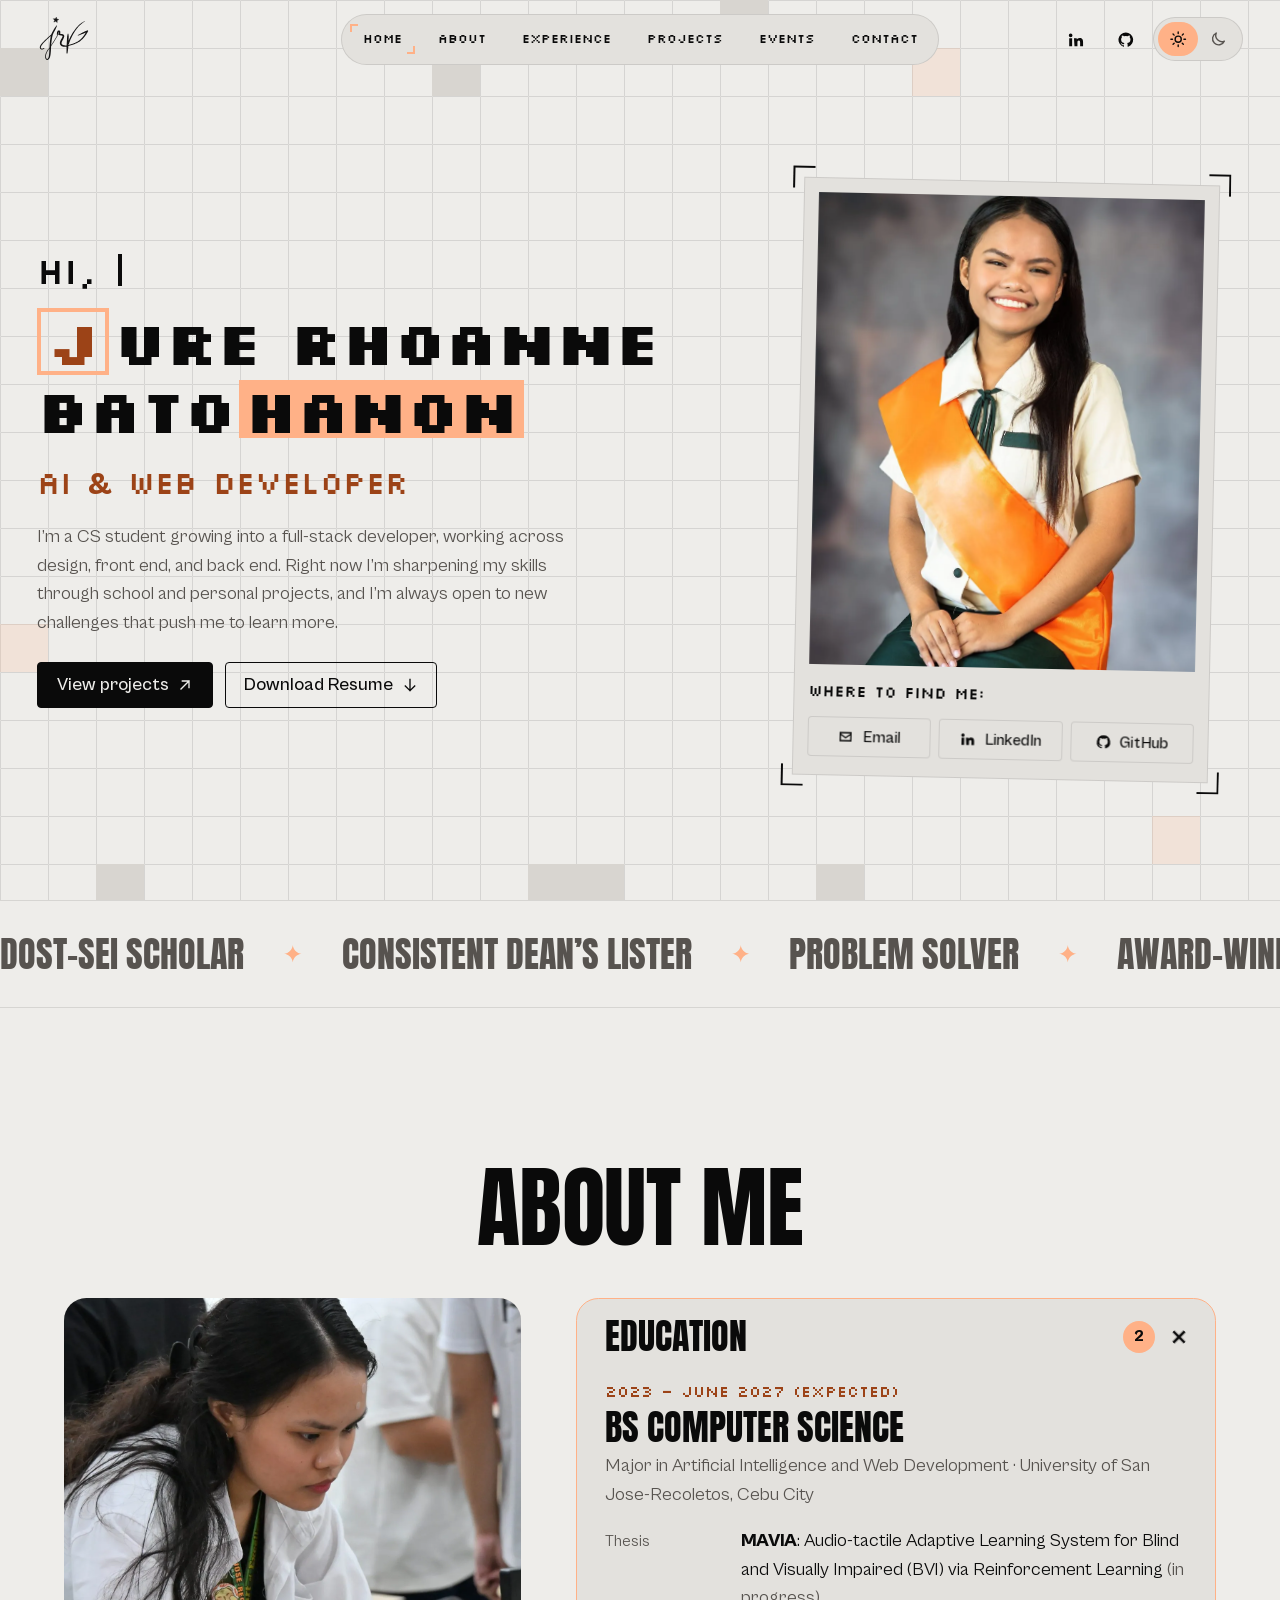
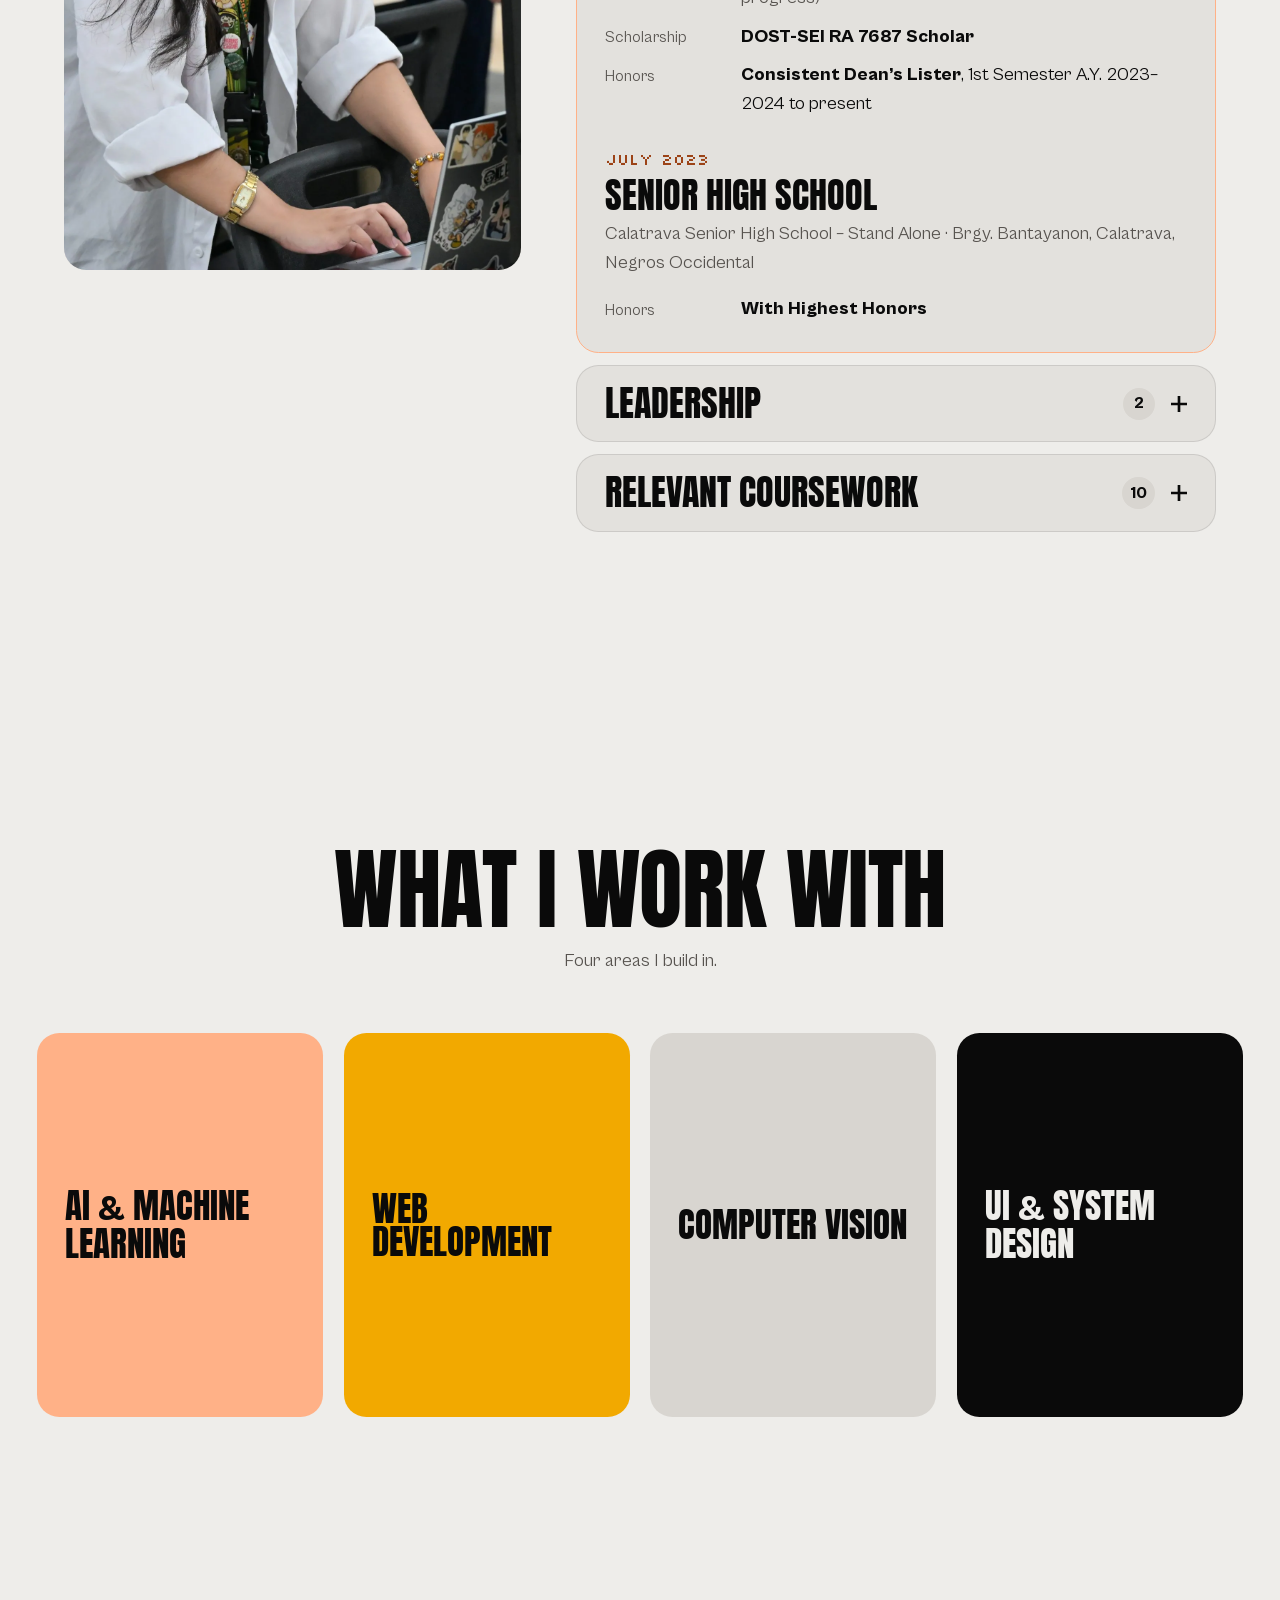
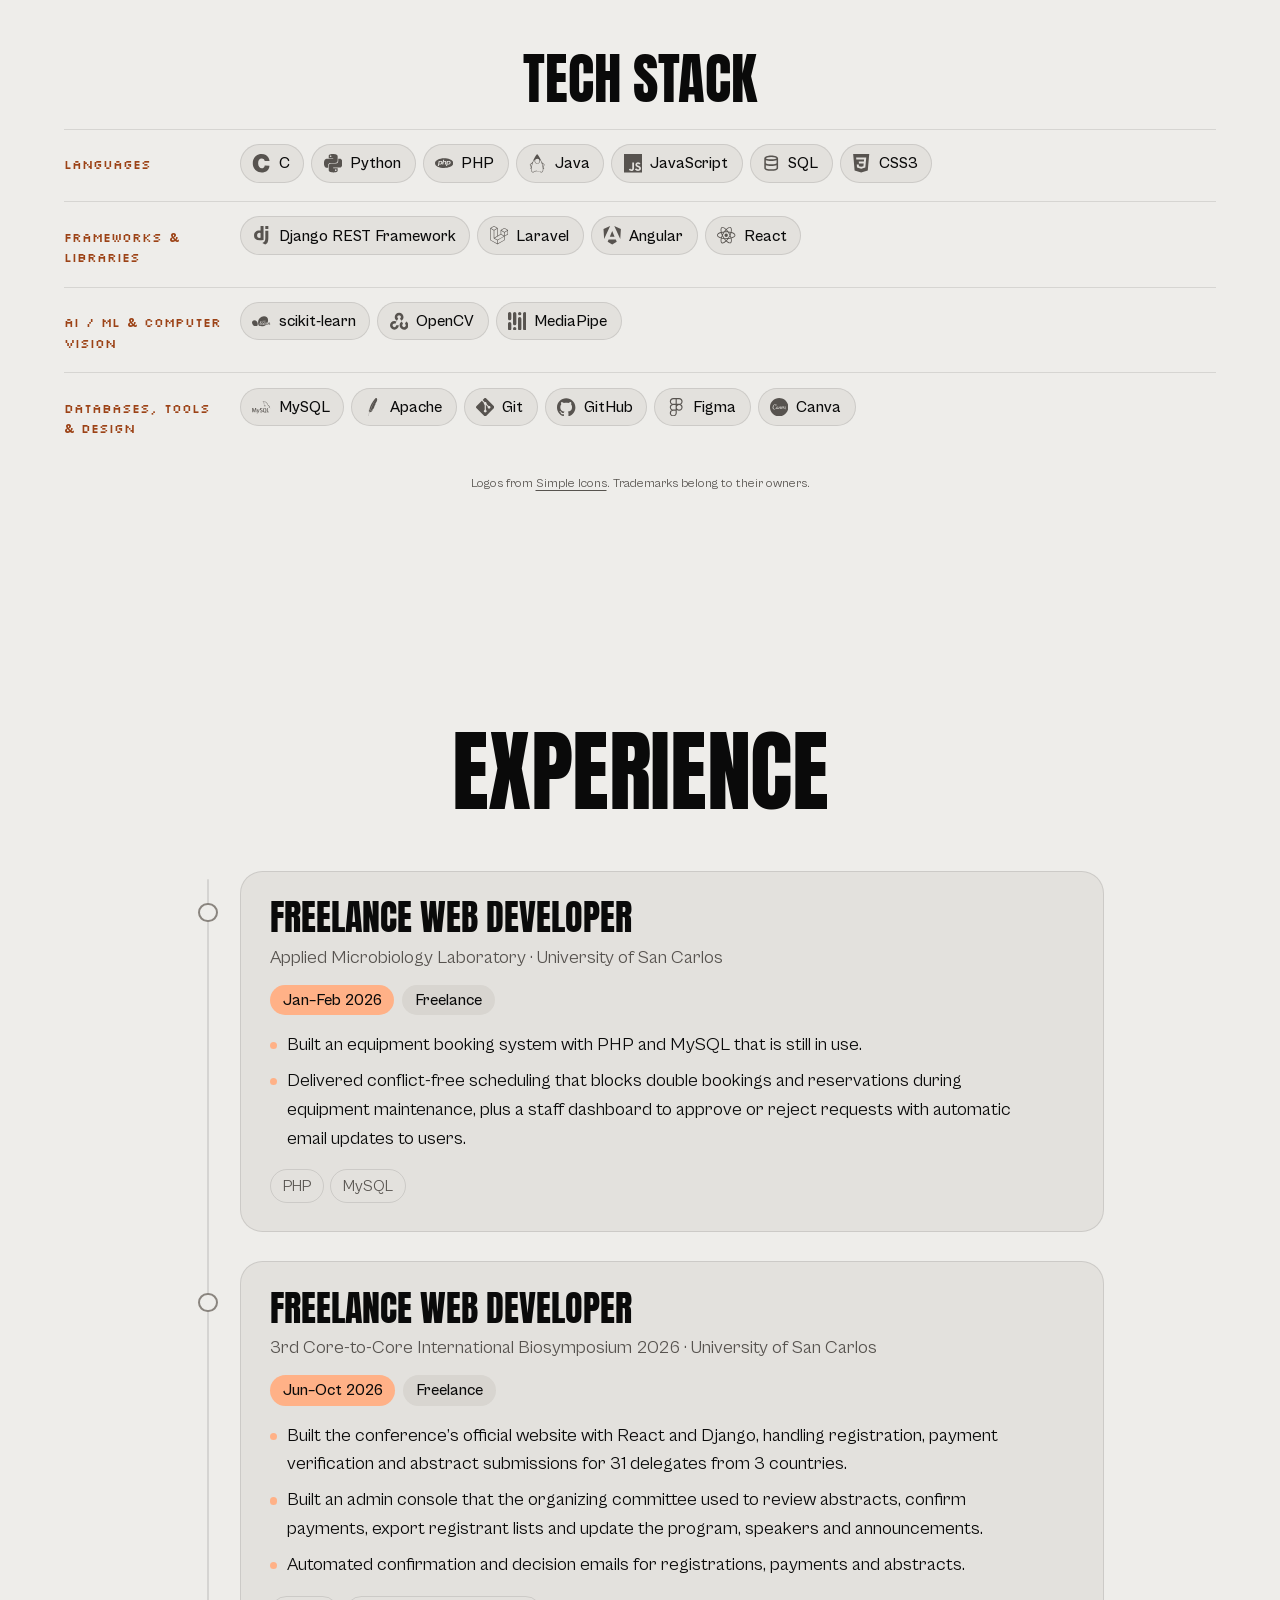
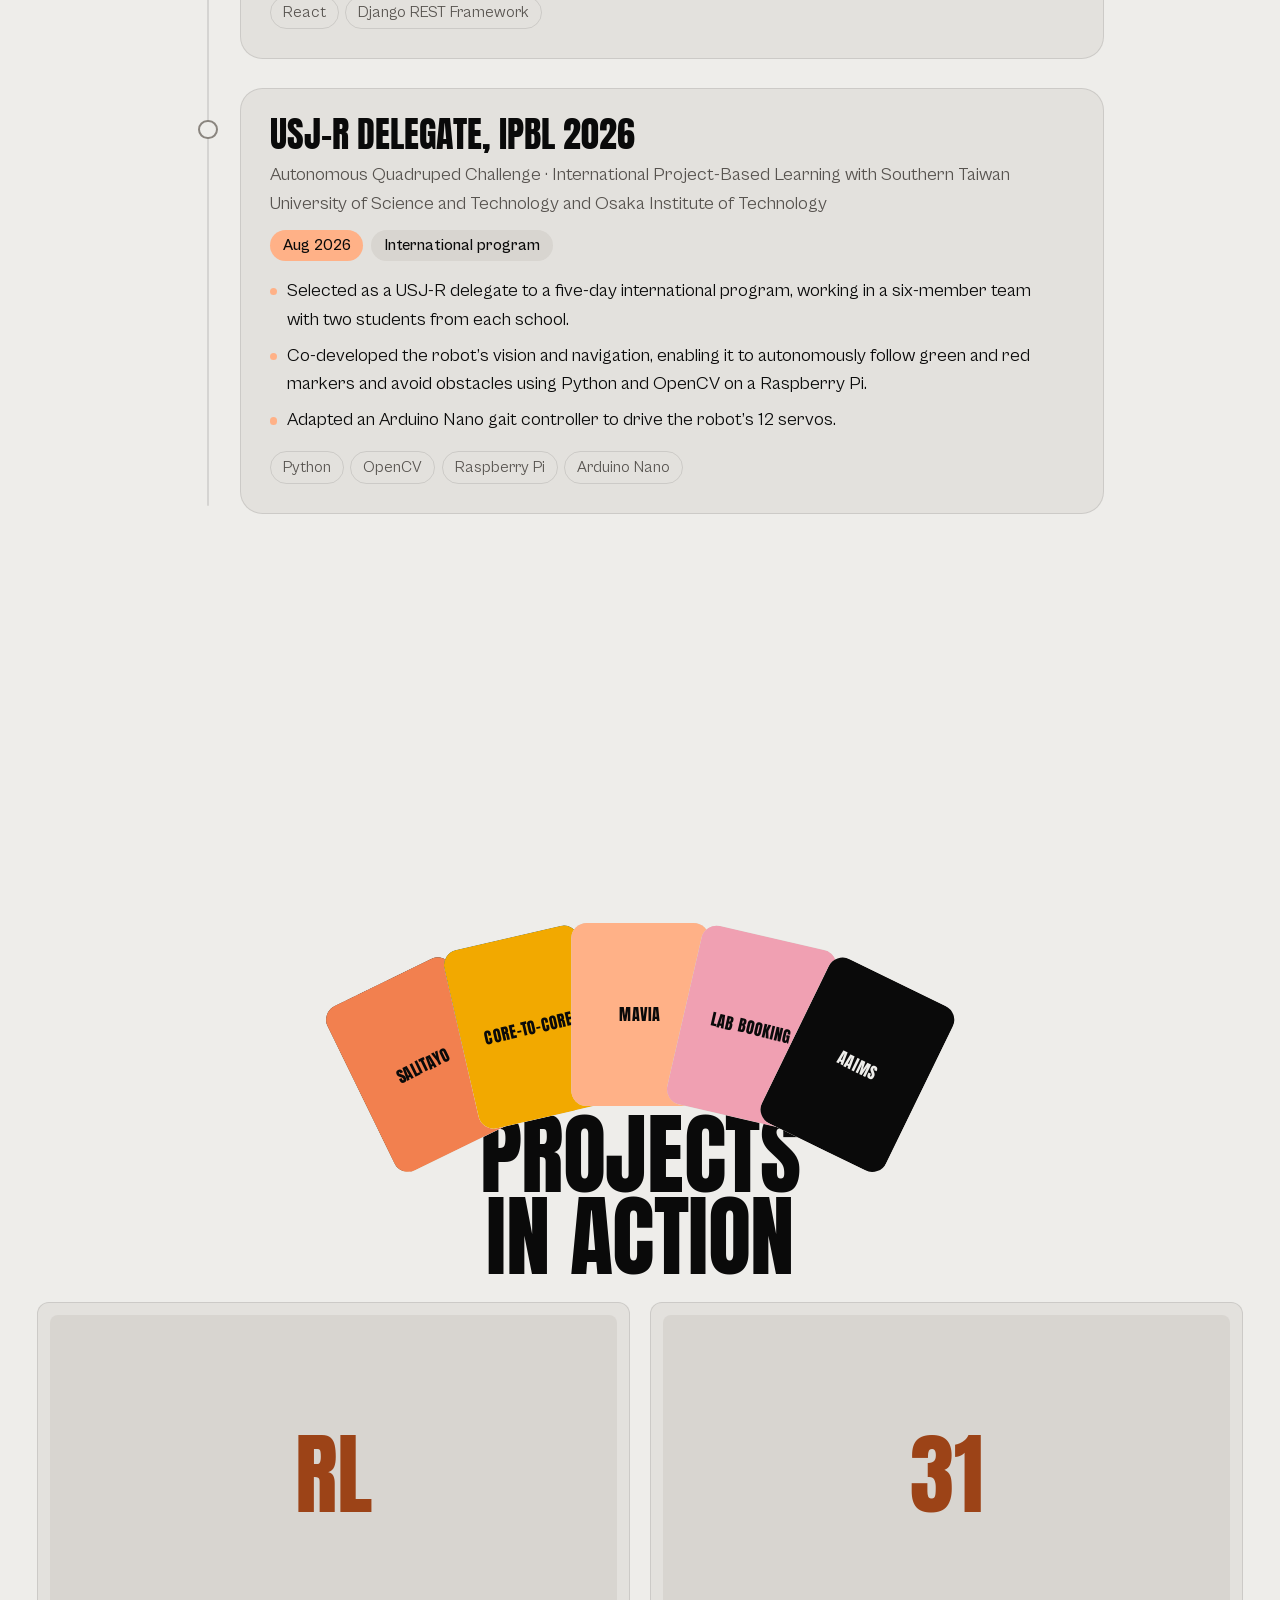
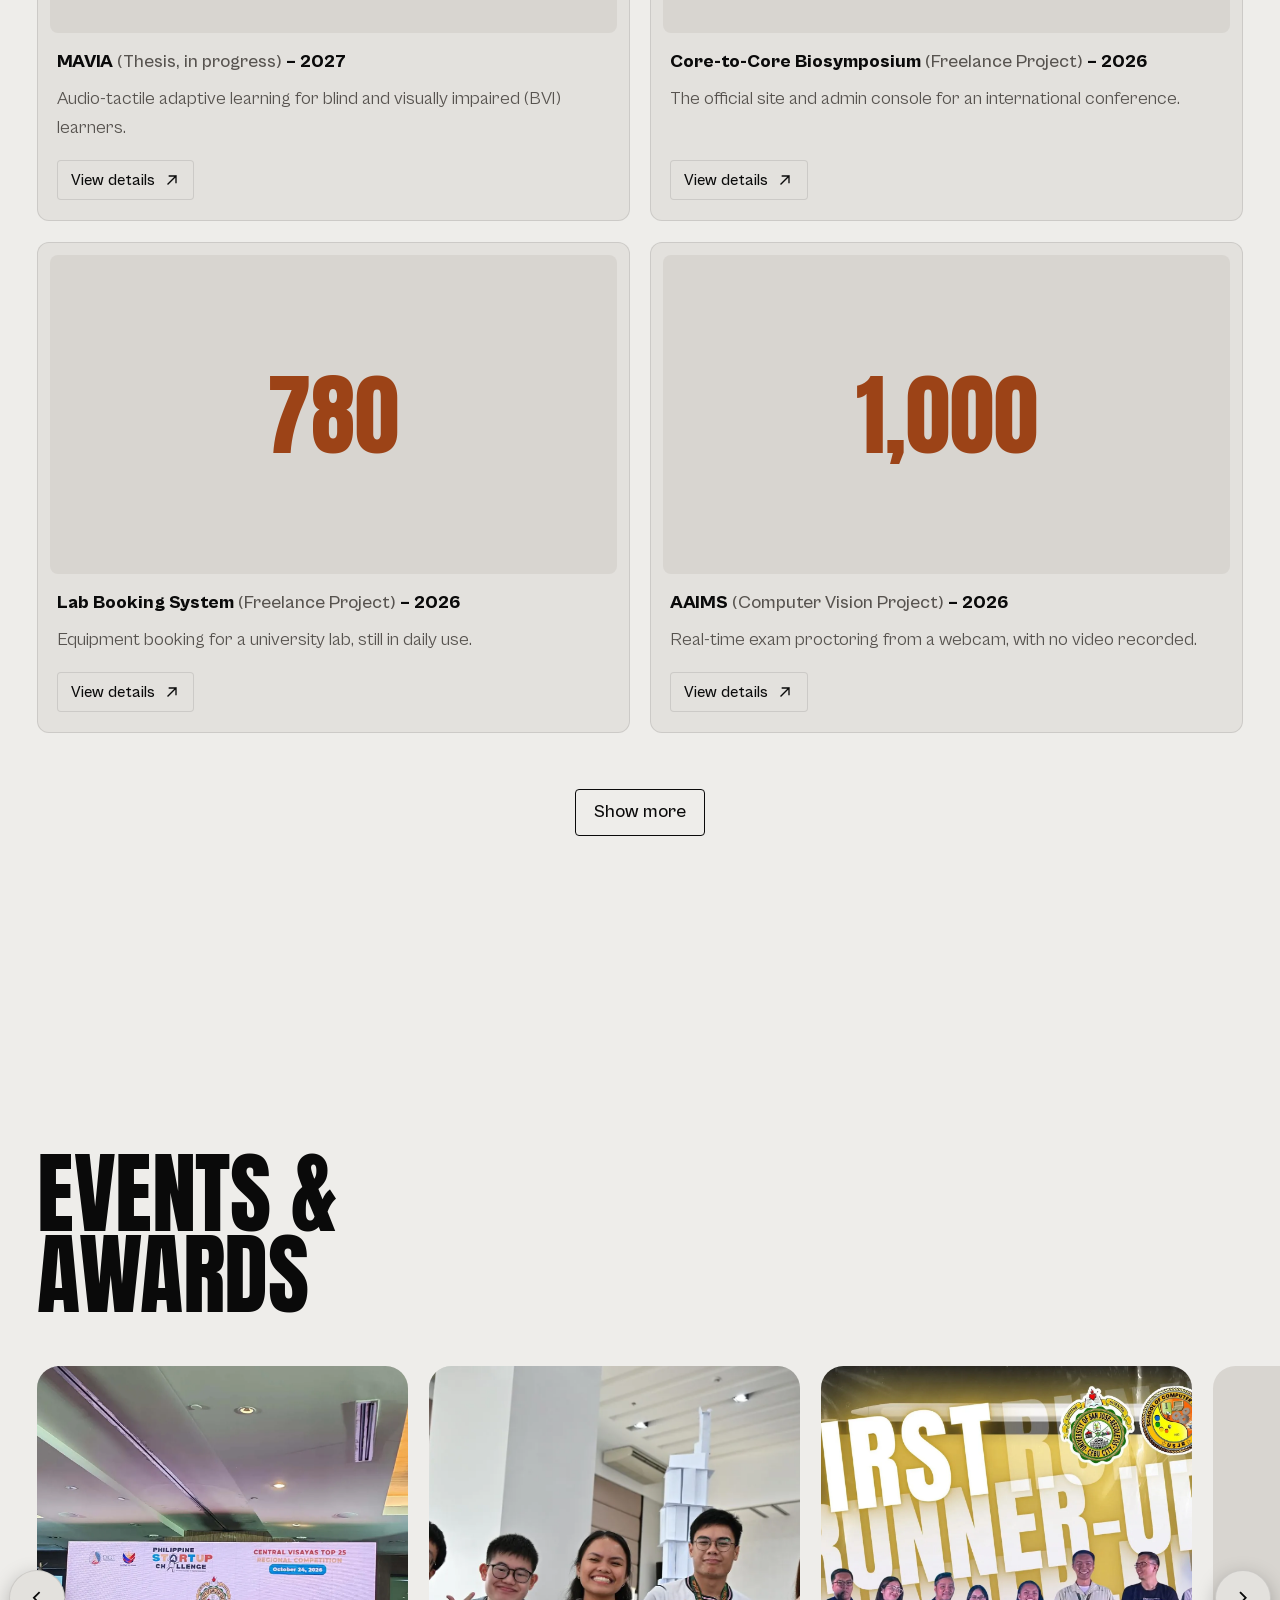
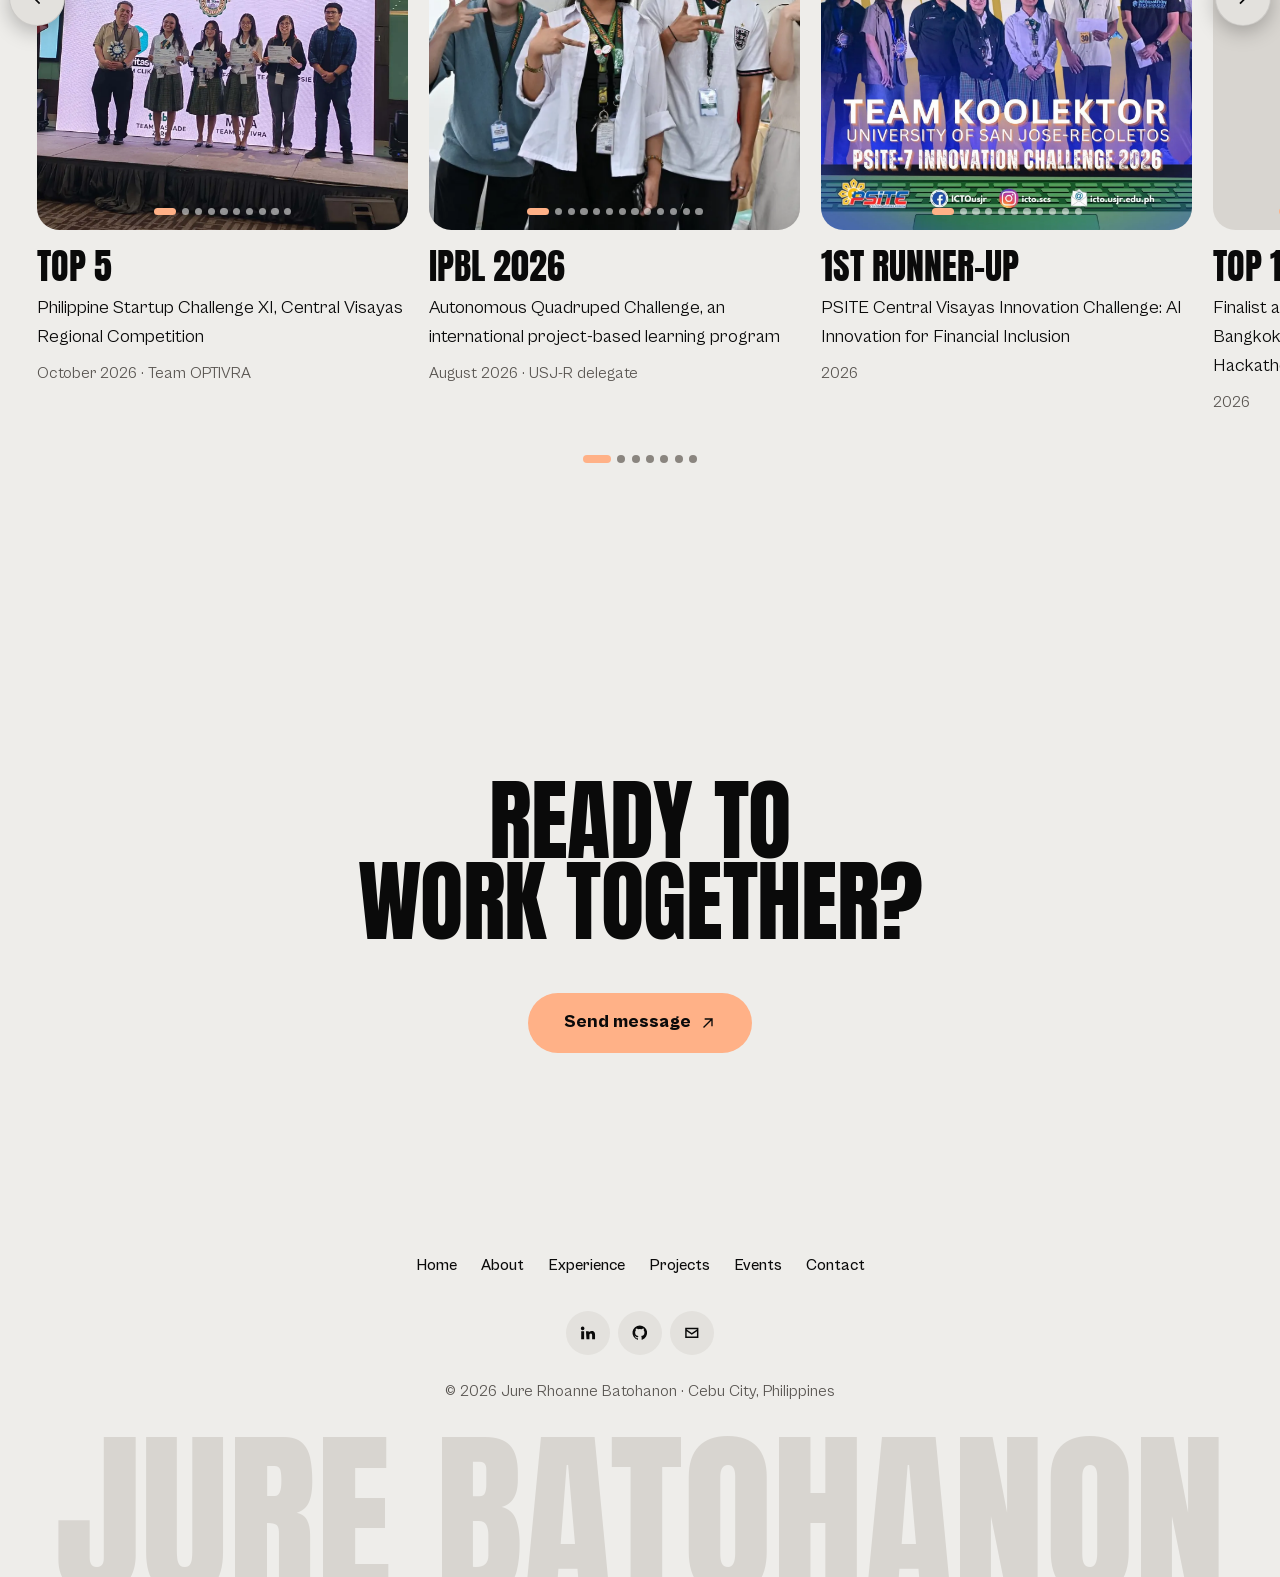
<file: index.html>
<!doctype html>
<html lang="en">
<head>
  <meta charset="utf-8">
  <meta name="viewport" content="width=device-width, initial-scale=1">
  <title>Jure Rhoanne Batohanon</title>
  <meta name="description" content="Jure Rhoanne Batohanon, a computer science student in Cebu growing into a full-stack developer. Projects, experience, events and awards.">
  <meta name="theme-color" content="#0a0a0a">
  <meta property="og:title" content="Jure Rhoanne Batohanon">
  <meta property="og:description" content="CS student growing into a full-stack developer, working across design, front end and back end.">
  <meta property="og:type" content="website">
  <meta property="og:image" content="assets/img/portrait.jpg">
  <link rel="icon" href="favicon-32.png" type="image/png" sizes="32x32">
  <link rel="icon" href="favicon.svg" type="image/svg+xml">
  <link rel="apple-touch-icon" href="apple-touch-icon.png">
  <link rel="preload" href="assets/fonts/silkscreen-700.woff2" as="font" type="font/woff2" crossorigin>
  <link rel="preload" href="assets/fonts/anton-400.woff2" as="font" type="font/woff2" crossorigin>
  <link rel="preload" href="assets/fonts/cabinet-grotesk-400.woff2" as="font" type="font/woff2" crossorigin>
  <script>
    (function () {
      try {
        var t = localStorage.getItem("theme");
        if (t === "light" || t === "dark") document.documentElement.setAttribute("data-theme", t);
      } catch (e) {}
      document.documentElement.classList.add("js");
    })();
  </script>
  <link rel="stylesheet" href="assets/css/tokens.css">
  <link rel="stylesheet" href="assets/css/site.css">
  <script src="assets/js/site.js" defer></script>
</head>
<body>
  <a class="skip" href="#main">Skip to content</a>

  <!-- Shared drawings -->
  <svg width="0" height="0" class="visually-hidden" aria-hidden="true">
    <symbol id="spark" viewBox="0 0 24 24"><path d="M12 0c.6 6.4 5.6 11.4 12 12-6.4.6-11.4 5.6-12 12-.6-6.4-5.6-11.4-12-12C6.4 11.4 11.4 6.4 12 0z"/></symbol>
    <symbol id="arrow" viewBox="0 0 24 24"><path d="M6 18 18 6M8 6h10v10" fill="none" stroke="currentColor" stroke-width="2" stroke-linecap="square"/></symbol>
    <symbol id="chev" viewBox="0 0 24 24"><path d="m9 5 7 7-7 7" fill="none" stroke="currentColor" stroke-width="2.4" stroke-linecap="square"/></symbol>
    <symbol id="close" viewBox="0 0 24 24"><path d="M6 6l12 12M18 6 6 18" fill="none" stroke="currentColor" stroke-width="2"/></symbol>
    <symbol id="i-linkedin" viewBox="0 0 24 24"><path d="M4.98 3.5a2.5 2.5 0 1 1 0 5 2.5 2.5 0 0 1 0-5zM3 9.75h4v11H3zM9.5 9.75h3.8v1.6h.06c.53-.95 1.83-1.95 3.77-1.95 4.03 0 4.77 2.5 4.77 5.76v5.59h-4v-4.96c0-1.18-.02-2.7-1.7-2.7-1.7 0-1.96 1.28-1.96 2.61v5.05h-4z"/></symbol>
    <symbol id="i-github" viewBox="0 0 24 24"><path d="M12 2a10 10 0 0 0-3.16 19.49c.5.09.68-.22.68-.48v-1.7c-2.78.6-3.37-1.34-3.37-1.34-.45-1.16-1.11-1.47-1.11-1.47-.9-.62.07-.6.07-.6 1 .07 1.53 1.03 1.53 1.03.89 1.53 2.34 1.09 2.91.83.09-.65.35-1.09.63-1.34-2.22-.25-4.56-1.11-4.56-4.94 0-1.09.39-1.98 1.03-2.68-.1-.25-.45-1.27.1-2.65 0 0 .84-.27 2.75 1.02a9.56 9.56 0 0 1 5 0c1.91-1.29 2.75-1.02 2.75-1.02.55 1.38.2 2.4.1 2.65.64.7 1.03 1.59 1.03 2.68 0 3.84-2.34 4.68-4.57 4.93.36.31.68.92.68 1.85v2.74c0 .27.18.58.69.48A10 10 0 0 0 12 2z"/></symbol>
    <symbol id="i-mail" viewBox="0 0 24 24"><path d="M3 5h18v14H3zm2 2v.4l7 4.9 7-4.9V7zm14 2.84-7 4.9-7-4.9V17h14z"/></symbol>
    <symbol id="i-file" viewBox="0 0 24 24"><path d="M6 2h8l5 5v15H6zM13 3v5h5" fill="none" stroke="currentColor" stroke-width="1.8"/></symbol>
  </svg>

  <!-- Navigation -->
  <header class="bar">
    <a class="bar__name" href="#top" aria-label="Jure Rhoanne Batohanon, back to top">
      <img class="bar__logo bar__logo--white" src="jr-logo-v3-white.svg" alt="" width="856" height="768">
      <img class="bar__logo bar__logo--black" src="jr-logo-v3-black.svg" alt="" width="856" height="768">
    </a>
    <nav class="bar__nav" aria-label="Main">
      <button class="bar__menu" type="button" aria-expanded="false" aria-controls="nav-list" data-menu>Menu</button>
      <ul id="nav-list" class="bar__links">
        <li><a href="#top">Home</a></li>
        <li><a href="#about">About</a></li>
        <li><a href="#experience">Experience</a></li>
        <li><a href="#projects">Projects</a></li>
        <li><a href="#events">Events</a></li>
        <li><a href="#contact">Contact</a></li>
      </ul>
    </nav>
    <div class="bar__end">
      <a class="bar__icon" href="https://www.linkedin.com/in/jure-rhoanne-batohanon-98a4a7307/" aria-label="LinkedIn"><svg aria-hidden="true"><use href="#i-linkedin"/></svg></a>
      <a class="bar__icon" href="https://github.com/REIAHNEVIL" aria-label="GitHub"><svg aria-hidden="true"><use href="#i-github"/></svg></a>
      <button class="theme-toggle" type="button" aria-label="Dark theme" aria-pressed="true" data-theme-toggle>
        <span class="theme-toggle__thumb" aria-hidden="true"></span>
        <svg class="theme-toggle__icon theme-toggle__icon--sun" viewBox="0 0 24 24" aria-hidden="true"><circle cx="12" cy="12" r="4"/><path d="M12 2.5v2M12 19.5v2M2.5 12h2M19.5 12h2M5.3 5.3l1.4 1.4M17.3 17.3l1.4 1.4M5.3 18.7l1.4-1.4M17.3 6.7l1.4-1.4"/></svg>
        <svg class="theme-toggle__icon theme-toggle__icon--moon" viewBox="0 0 24 24" aria-hidden="true"><path d="M20 14.5A8 8 0 0 1 9.5 4a8 8 0 1 0 10.5 10.5z"/></svg>
      </button>
    </div>
  </header>

  <main id="main">

    <!-- ============ INTRO ============ -->
    <section class="intro" id="top" aria-labelledby="intro-name">
      <div class="intro__pixels" aria-hidden="true">
        <i style="--x:0;--y:1"></i><i style="--x:9;--y:1"></i><i style="--x:15;--y:0"></i><i style="--x:19;--y:1"></i><i style="--x:27;--y:2"></i><i style="--x:29;--y:6"></i><i style="--x:29;--y:11;--s:2"></i><i style="--x:24;--y:17"></i><i style="--x:17;--y:18"></i><i style="--x:2;--y:18"></i><i style="--x:11;--y:18;--s:2"></i><i style="--x:0;--y:13"></i>
      </div>

      <div class="intro__left">
        <p class="intro__hello"><span data-hello aria-hidden="true">HELLO,</span><span class="visually-hidden">Hello, I’m</span></p>

        <h1 id="intro-name" class="intro__name">
          <span class="intro__line"><span class="px-box">J</span>URE RHOANNE</span>
          <span class="intro__line">BATO<span class="px-inv">HANON</span></span>
        </h1>

        <p class="intro__role">AI <span class="amp">&amp;</span> WEB DEVELOPER</p>

        <p class="intro__text">I’m a CS student growing into a full-stack developer, working across design, front end, and back end. Right now I’m sharpening my skills through school and personal projects, and I’m always open to new challenges that push me to learn more.</p>

        <div class="intro__actions">
          <a class="btn btn--solid" href="#projects">View projects <svg aria-hidden="true"><use href="#arrow"/></svg></a>
          <a class="btn" href="resume/BATOHANON_Resume.pdf" download>Download Resume <svg aria-hidden="true" style="transform:rotate(135deg)"><use href="#arrow"/></svg></a>
        </div>
      </div>

      <aside class="intro__card brackets" aria-label="Photo and links">
        <figure class="intro__photo slot" data-slot>
          <span class="slot__fallback slot__fallback--pixel" aria-hidden="true">JR</span>
          <img src="assets/img/portrait.webp" alt="Portrait of Jure Rhoanne Batohanon" width="900" height="1100" fetchpriority="high" onerror="this.parentNode.classList.add('is-empty')">
        </figure>
        <p class="intro__connect-label">WHERE TO FIND ME:</p>
        <ul class="intro__connect">
          <li><a class="btn btn--sm" href="mailto:batohanonjurerhoanne@gmail.com"><svg aria-hidden="true"><use href="#i-mail"/></svg>Email</a></li>
          <li><a class="btn btn--sm" href="https://www.linkedin.com/in/jure-rhoanne-batohanon-98a4a7307/"><svg aria-hidden="true"><use href="#i-linkedin"/></svg>LinkedIn</a></li>
          <li><a class="btn btn--sm" href="https://github.com/REIAHNEVIL"><svg aria-hidden="true"><use href="#i-github"/></svg>GitHub</a></li>
        </ul>
      </aside>
    </section>

    <!-- ============ MARQUEE: who I am, in short ============ -->
    <section class="marquee" aria-label="In short">
      <div class="marquee__track">
        <ul class="marquee__list">
          <li>DOST-SEI Scholar</li><li><svg aria-hidden="true"><use href="#spark"/></svg></li>
          <li>Consistent Dean’s Lister</li><li><svg aria-hidden="true"><use href="#spark"/></svg></li>
          <li>Problem Solver</li><li><svg aria-hidden="true"><use href="#spark"/></svg></li>
          <li>Award-Winning Competitor</li><li><svg aria-hidden="true"><use href="#spark"/></svg></li>
          <li>Freelance Web Developer</li><li><svg aria-hidden="true"><use href="#spark"/></svg></li>
          <li>International Delegate</li><li><svg aria-hidden="true"><use href="#spark"/></svg></li>
        </ul>
        <ul class="marquee__list" aria-hidden="true"></ul>
      </div>
    </section>

    <!-- ============ ABOUT ME ============ -->
    <section class="about" id="about" aria-labelledby="about-title">
      <h2 id="about-title" class="title title--center" data-rise>ABOUT ME</h2>

      <div class="about__layout">
        <figure class="about__photo slot" data-slot data-rise>
          <span class="slot__fallback slot__fallback--pixel" aria-hidden="true">JR</span>
          <img src="assets/img/about.webp" width="900" height="1125" loading="lazy" alt="Jure Rhoanne Batohanon"
               onerror="if(!this.dataset.tried){this.dataset.tried='1';this.src='assets/img/portrait.webp';}else{this.parentNode.classList.add('is-empty');}">
        </figure>

        <div class="about__list">
          <details class="drop" name="about" open data-rise>
            <summary><span class="drop__title">Education</span><span class="drop__count">2</span></summary>
            <div class="drop__body">
              <article class="edu">
                <p class="edu__when">2023 – June 2027 (expected)</p>
                <h3 class="edu__title">BS Computer Science</h3>
                <p class="edu__sub">Major in Artificial Intelligence and Web Development · University of San Jose-Recoletos, Cebu City</p>
                <dl class="edu__facts">
                  <div><dt>Thesis</dt><dd><strong>MAVIA</strong>: Audio-tactile Adaptive Learning System for Blind and Visually Impaired (BVI) via Reinforcement Learning <em>(in progress)</em></dd></div>
                  <div><dt>Scholarship</dt><dd><strong>DOST-SEI RA 7687 Scholar</strong></dd></div>
                  <div><dt>Honors</dt><dd><strong>Consistent Dean’s Lister</strong>, 1st Semester A.Y. 2023–2024 to present</dd></div>
                </dl>
              </article>
              <article class="edu">
                <p class="edu__when">July 2023</p>
                <h3 class="edu__title">Senior High School</h3>
                <p class="edu__sub">Calatrava Senior High School – Stand Alone · Brgy. Bantayanon, Calatrava, Negros Occidental</p>
                <dl class="edu__facts">
                  <div><dt>Honors</dt><dd><strong>With Highest Honors</strong></dd></div>
                </dl>
              </article>
            </div>
          </details>

          <details class="drop" name="about" data-rise>
            <summary><span class="drop__title">Leadership</span><span class="drop__count">2</span></summary>
            <div class="drop__body">
              <article class="edu">
                <p class="edu__when">A.Y. 2025–2026</p>
                <h3 class="edu__title">3rd Year Governor</h3>
                <p class="edu__sub">Information and Computer Technology Organization, USJ-R</p>
              </article>
              <article class="edu">
                <p class="edu__when">2024–2026</p>
                <h3 class="edu__title">Computer Science Representative</h3>
                <p class="edu__sub">DOST Scholars’ Association, USJ-R</p>
              </article>
            </div>
          </details>

          <details class="drop" name="about" data-rise>
            <summary><span class="drop__title">Relevant Coursework</span><span class="drop__count">10</span></summary>
            <div class="drop__body">
              <ul class="chips">
                <li>Data Structures &amp; Algorithms</li><li>Software Engineering 1 &amp; 2</li><li>Information Management (Databases)</li>
                <li>Operating Systems</li><li>Computer Organization &amp; Architecture</li><li>Data Communications &amp; Networking</li>
                <li>Automata Theory &amp; Formal Languages</li><li>Machine Learning</li><li>Intelligent Systems</li><li>Fundamentals of Cybersecurity</li>
              </ul>
            </div>
          </details>
        </div>
      </div>
    </section>

    <!-- ============ SKILLS ============ -->
    <section class="skills" id="skills" aria-labelledby="skills-title">
      <h2 id="skills-title" class="title title--center" data-rise>WHAT I WORK WITH</h2>
      <p class="skills__sub" data-rise>Four areas I build in.</p>
      <div class="skills__grid">
        <article class="skill skill--peach" tabindex="0" data-skill data-rise>
          <h3 class="skill__name">AI <span class="amp">&amp;</span> MACHINE LEARNING</h3>
          <div class="skill__more">
            <p>I’ve built models that actually help specific groups of people. In SALITAyo, I fine-tuned a T5-small model to correct the spelling of dyslexic learners, and that’s where I really learned how fine-tuning works. Right now I’m exploring reinforcement learning for my thesis, MAVIA.</p>
          </div>
        </article>
        <article class="skill skill--sun" tabindex="0" data-skill data-rise>
          <h3 class="skill__name">WEB DEVELOPMENT</h3>
          <div class="skill__more">
            <p>This is where I’ve done the most work for actual clients. I built a lab booking system and a conference website for the University of San Carlos, and handled everything from the database to the admin pages their staff use.</p>
          </div>
        </article>
        <article class="skill skill--ink" tabindex="0" data-skill data-rise>
          <h3 class="skill__name">COMPUTER VISION</h3>
          <div class="skill__more">
            <p>I first got into this with AAIMS, where I got a webcam to notice head turns and talking during exams. Then at iPBL, I worked on making our robot follow colored markers on its own. I still find it fun every time the camera gets it right.</p>
          </div>
        </article>
        <article class="skill skill--paper" tabindex="0" data-skill data-rise>
          <h3 class="skill__name">UI <span class="amp">&amp;</span> SYSTEM DESIGN</h3>
          <div class="skill__more">
            <p>Before I write any code, I usually design the screens in Figma and draw out how the system fits together. I did this for JoseniCare, and it saved me from rewriting a lot of things later.</p>
          </div>
        </article>
      </div>
    </section>

    <!-- ============ TECH STACK ============ -->
    <section class="stack" id="stack" aria-labelledby="stack-title">
      <h2 id="stack-title" class="title title--center" data-rise>TECH STACK</h2>
      <div class="stack__group" data-rise>
        <h3 class="stack__label">Languages</h3>
        <ul class="stack__tools">
          <li class="tool" style="--brand:#A8B9CC;--brand-ink:#0a0a0a"><svg viewBox="0 0 24 24" aria-hidden="true"><path d="M16.5921 9.1962s-.354-3.298-3.627-3.39c-3.2741-.09-4.9552 2.474-4.9552 6.14 0 3.6651 1.858 6.5972 5.0451 6.5972 3.184 0 3.5381-3.665 3.5381-3.665l6.1041.365s.36 3.31-2.196 5.836c-2.552 2.5241-5.6901 2.9371-7.8762 2.9201-2.19-.017-5.2261.034-8.1602-2.97-2.938-3.0101-3.436-5.9302-3.436-8.8002 0-2.8701.556-6.6702 4.047-9.5502C7.444.72 9.849 0 12.254 0c10.0422 0 10.7172 9.2602 10.7172 9.2602z"/></svg><span>C</span></li>
          <li class="tool" style="--brand:#3776AB;--brand-ink:#ffffff"><svg viewBox="0 0 24 24" aria-hidden="true"><path d="M14.25.18l.9.2.73.26.59.3.45.32.34.34.25.34.16.33.1.3.04.26.02.2-.01.13V8.5l-.05.63-.13.55-.21.46-.26.38-.3.31-.33.25-.35.19-.35.14-.33.1-.3.07-.26.04-.21.02H8.77l-.69.05-.59.14-.5.22-.41.27-.33.32-.27.35-.2.36-.15.37-.1.35-.07.32-.04.27-.02.21v3.06H3.17l-.21-.03-.28-.07-.32-.12-.35-.18-.36-.26-.36-.36-.35-.46-.32-.59-.28-.73-.21-.88-.14-1.05-.05-1.23.06-1.22.16-1.04.24-.87.32-.71.36-.57.4-.44.42-.33.42-.24.4-.16.36-.1.32-.05.24-.01h.16l.06.01h8.16v-.83H6.18l-.01-2.75-.02-.37.05-.34.11-.31.17-.28.25-.26.31-.23.38-.2.44-.18.51-.15.58-.12.64-.1.71-.06.77-.04.84-.02 1.27.05zm-6.3 1.98l-.23.33-.08.41.08.41.23.34.33.22.41.09.41-.09.33-.22.23-.34.08-.41-.08-.41-.23-.33-.33-.22-.41-.09-.41.09zm13.09 3.95l.28.06.32.12.35.18.36.27.36.35.35.47.32.59.28.73.21.88.14 1.04.05 1.23-.06 1.23-.16 1.04-.24.86-.32.71-.36.57-.4.45-.42.33-.42.24-.4.16-.36.09-.32.05-.24.02-.16-.01h-8.22v.82h5.84l.01 2.76.02.36-.05.34-.11.31-.17.29-.25.25-.31.24-.38.2-.44.17-.51.15-.58.13-.64.09-.71.07-.77.04-.84.01-1.27-.04-1.07-.14-.9-.2-.73-.25-.59-.3-.45-.33-.34-.34-.25-.34-.16-.33-.1-.3-.04-.25-.02-.2.01-.13v-5.34l.05-.64.13-.54.21-.46.26-.38.3-.32.33-.24.35-.2.35-.14.33-.1.3-.06.26-.04.21-.02.13-.01h5.84l.69-.05.59-.14.5-.21.41-.28.33-.32.27-.35.2-.36.15-.36.1-.35.07-.32.04-.28.02-.21V6.07h2.09l.14.01zm-6.47 14.25l-.23.33-.08.41.08.41.23.33.33.23.41.08.41-.08.33-.23.23-.33.08-.41-.08-.41-.23-.33-.33-.23-.41-.08-.41.08z"/></svg><span>Python</span></li>
          <li class="tool" style="--brand:#777BB4;--brand-ink:#0a0a0a"><svg viewBox="0 0 24 24" aria-hidden="true"><path d="M7.01 10.207h-.944l-.515 2.648h.838c.556 0 .97-.105 1.242-.314.272-.21.455-.559.55-1.049.092-.47.05-.802-.124-.995-.175-.193-.523-.29-1.047-.29zM12 5.688C5.373 5.688 0 8.514 0 12s5.373 6.313 12 6.313S24 15.486 24 12c0-3.486-5.373-6.312-12-6.312zm-3.26 7.451c-.261.25-.575.438-.917.551-.336.108-.765.164-1.285.164H5.357l-.327 1.681H3.652l1.23-6.326h2.65c.797 0 1.378.209 1.744.628.366.418.476 1.002.33 1.752a2.836 2.836 0 0 1-.305.847c-.143.255-.33.49-.561.703zm4.024.715l.543-2.799c.063-.318.039-.536-.068-.651-.107-.116-.336-.174-.687-.174H11.46l-.704 3.625H9.388l1.23-6.327h1.367l-.327 1.682h1.218c.767 0 1.295.134 1.586.401s.378.7.263 1.299l-.572 2.944h-1.389zm7.597-2.265a2.782 2.782 0 0 1-.305.847c-.143.255-.33.49-.561.703a2.44 2.44 0 0 1-.917.551c-.336.108-.765.164-1.286.164h-1.18l-.327 1.682h-1.378l1.23-6.326h2.649c.797 0 1.378.209 1.744.628.366.417.477 1.001.331 1.751zM17.766 10.207h-.943l-.516 2.648h.838c.557 0 .971-.105 1.242-.314.272-.21.455-.559.551-1.049.092-.47.049-.802-.125-.995s-.524-.29-1.047-.29z"/></svg><span>PHP</span></li>
          <li class="tool" style="--brand:#000000;--brand-ink:#ffffff"><svg viewBox="0 0 24 24" aria-hidden="true"><path d="M11.915 0 11.7.215C9.515 2.4 7.47 6.39 6.046 10.483c-1.064 1.024-3.633 2.81-3.711 3.551-.093.87 1.746 2.611 1.55 3.235-.198.625-1.304 1.408-1.014 1.939.1.188.823.011 1.277-.491a13.389 13.389 0 0 0-.017 2.14c.076.906.27 1.668.643 2.232.372.563.956.911 1.667.911.397 0 .727-.114 1.024-.264.298-.149.571-.33.91-.5.68-.34 1.634-.666 3.53-.604 1.903.062 2.872.39 3.559.704.687.314 1.15.664 1.925.664.767 0 1.395-.336 1.807-.9.412-.563.631-1.33.72-2.24.06-.623.055-1.32 0-2.066.454.45 1.117.604 1.213.424.29-.53-.816-1.314-1.013-1.937-.198-.624 1.642-2.366 1.549-3.236-.08-.748-2.707-2.568-3.748-3.586C16.428 6.374 14.308 2.394 12.13.215zm.175 6.038a2.95 2.95 0 0 1 2.943 2.942 2.95 2.95 0 0 1-2.943 2.943A2.95 2.95 0 0 1 9.148 8.98a2.95 2.95 0 0 1 2.942-2.942zM8.685 7.983a3.515 3.515 0 0 0-.145.997c0 1.951 1.6 3.55 3.55 3.55 1.95 0 3.55-1.598 3.55-3.55 0-.329-.046-.648-.132-.951.334.095.64.208.915.336a42.699 42.699 0 0 1 2.042 5.829c.678 2.545 1.01 4.92.846 6.607-.082.844-.29 1.51-.606 1.94-.315.431-.713.651-1.315.651-.593 0-.932-.27-1.673-.61-.741-.338-1.825-.694-3.792-.758-1.974-.064-3.073.293-3.821.669-.375.188-.659.373-.911.5s-.466.2-.752.2c-.53 0-.876-.209-1.16-.64-.285-.43-.474-1.101-.545-1.948-.141-1.693.176-4.069.823-6.614a43.155 43.155 0 0 1 1.934-5.783c.348-.167.749-.31 1.192-.425zm-3.382 4.362a.216.216 0 0 1 .13.031c-.166.56-.323 1.116-.463 1.665a33.849 33.849 0 0 0-.547 2.555 3.9 3.9 0 0 0-.2-.39c-.58-1.012-.914-1.642-1.16-2.08.315-.24 1.679-1.755 2.24-1.781zm13.394.01c.562.027 1.926 1.543 2.24 1.783-.246.438-.58 1.068-1.16 2.08a4.428 4.428 0 0 0-.163.309 32.354 32.354 0 0 0-.562-2.49 40.579 40.579 0 0 0-.482-1.652.216.216 0 0 1 .127-.03z"/></svg><span>Java</span></li>
          <li class="tool" style="--brand:#F7DF1E;--brand-ink:#0a0a0a"><svg viewBox="0 0 24 24" aria-hidden="true"><path d="M0 0h24v24H0V0zm22.034 18.276c-.175-1.095-.888-2.015-3.003-2.873-.736-.345-1.554-.585-1.797-1.14-.091-.33-.105-.51-.046-.705.15-.646.915-.84 1.515-.66.39.12.75.42.976.9 1.034-.676 1.034-.676 1.755-1.125-.27-.42-.404-.601-.586-.78-.63-.705-1.469-1.065-2.834-1.034l-.705.089c-.676.165-1.32.525-1.71 1.005-1.14 1.291-.811 3.541.569 4.471 1.365 1.02 3.361 1.244 3.616 2.205.24 1.17-.87 1.545-1.966 1.41-.811-.18-1.26-.586-1.755-1.336l-1.83 1.051c.21.48.45.689.81 1.109 1.74 1.756 6.09 1.666 6.871-1.004.029-.09.24-.705.074-1.65l.046.067zm-8.983-7.245h-2.248c0 1.938-.009 3.864-.009 5.805 0 1.232.063 2.363-.138 2.711-.33.689-1.18.601-1.566.48-.396-.196-.597-.466-.83-.855-.063-.105-.11-.196-.127-.196l-1.825 1.125c.305.63.75 1.172 1.324 1.517.855.51 2.004.675 3.207.405.783-.226 1.458-.691 1.811-1.411.51-.93.402-2.07.397-3.346.012-2.054 0-4.109 0-6.179l.004-.056z"/></svg><span>JavaScript</span></li>
          <li class="tool" style="--brand:#ff8a3d;--brand-ink:#0a0a0a"><svg viewBox="0 0 24 24" aria-hidden="true"><path d="M12 2C7.03 2 3 3.57 3 5.5v13C3 20.43 7.03 22 12 22s9-1.57 9-3.5v-13C21 3.57 16.97 2 12 2zm0 2c4.42 0 7 1.24 7 1.5S16.42 7 12 7 5 5.76 5 5.5 7.58 4 12 4zM5 8.03C6.66 8.65 9.2 9 12 9s5.34-.35 7-.97V12c0 .26-2.58 1.5-7 1.5S5 12.26 5 12V8.03zm0 6.5c1.66.62 4.2.97 7 .97s5.34-.35 7-.97v3.97c0 .26-2.58 1.5-7 1.5s-7-1.24-7-1.5v-3.97z"/></svg><span>SQL</span></li>
          <li class="tool" style="--brand:#1572B6;--brand-ink:#ffffff"><svg viewBox="0 0 24 24" aria-hidden="true"><path d="M1.5 0h21l-1.91 21.563L11.977 24l-8.565-2.438L1.5 0zm17.09 4.413L5.41 4.41l.213 2.622 10.125.002-.255 2.716h-6.64l.24 2.573h6.182l-.366 3.523-2.91.804-2.956-.81-.188-2.11h-2.61l.29 3.855L12 19.288l5.373-1.53L18.59 4.414z"/></svg><span>CSS3</span></li>
        </ul>
      </div>
      <div class="stack__group" data-rise>
        <h3 class="stack__label">Frameworks <span class="amp">&amp;</span> Libraries</h3>
        <ul class="stack__tools">
          <li class="tool" style="--brand:#092E20;--brand-ink:#ffffff"><svg viewBox="0 0 24 24" aria-hidden="true"><path d="M11.146 0h3.924v18.166c-2.013.382-3.491.535-5.096.535-4.791 0-7.288-2.166-7.288-6.32 0-4.002 2.65-6.6 6.753-6.6.637 0 1.121.05 1.707.203zm0 9.143a3.894 3.894 0 00-1.325-.204c-1.988 0-3.134 1.223-3.134 3.365 0 2.09 1.096 3.236 3.109 3.236.433 0 .79-.025 1.35-.102V9.142zM21.314 6.06v9.098c0 3.134-.229 4.638-.917 5.937-.637 1.249-1.478 2.039-3.211 2.905l-3.644-1.733c1.733-.815 2.574-1.53 3.109-2.625.561-1.121.739-2.421.739-5.835V6.059h3.924zM17.39.021h3.924v4.026H17.39z"/></svg><span>Django REST Framework</span></li>
          <li class="tool" style="--brand:#FF2D20;--brand-ink:#0a0a0a"><svg viewBox="0 0 24 24" aria-hidden="true"><path d="M23.642 5.43a.364.364 0 01.014.1v5.149c0 .135-.073.26-.189.326l-4.323 2.49v4.934a.378.378 0 01-.188.326L9.93 23.949a.316.316 0 01-.066.027c-.008.002-.016.008-.024.01a.348.348 0 01-.192 0c-.011-.002-.02-.008-.03-.012-.02-.008-.042-.014-.062-.025L.533 18.755a.376.376 0 01-.189-.326V2.974c0-.033.005-.066.014-.098.003-.012.01-.02.014-.032a.369.369 0 01.023-.058c.004-.013.015-.022.023-.033l.033-.045c.012-.01.025-.018.037-.027.014-.012.027-.024.041-.034H.53L5.043.05a.375.375 0 01.375 0L9.93 2.647h.002c.015.01.027.021.04.033l.038.027c.013.014.02.03.033.045.008.011.02.021.025.033.01.02.017.038.024.058.003.011.01.021.013.032.01.031.014.064.014.098v9.652l3.76-2.164V5.527c0-.033.004-.066.013-.098.003-.01.01-.02.013-.032a.487.487 0 01.024-.059c.007-.012.018-.02.025-.033.012-.015.021-.03.033-.043.012-.012.025-.02.037-.028.014-.01.026-.023.041-.032h.001l4.513-2.598a.375.375 0 01.375 0l4.513 2.598c.016.01.027.021.042.031.012.01.025.018.036.028.013.014.022.03.034.044.008.012.019.021.024.033.011.02.018.04.024.06.006.01.012.021.015.032zm-.74 5.032V6.179l-1.578.908-2.182 1.256v4.283zm-4.51 7.75v-4.287l-2.147 1.225-6.126 3.498v4.325zM1.093 3.624v14.588l8.273 4.761v-4.325l-4.322-2.445-.002-.003H5.04c-.014-.01-.025-.021-.04-.031-.011-.01-.024-.018-.035-.027l-.001-.002c-.013-.012-.021-.025-.031-.04-.01-.011-.021-.022-.028-.036h-.002c-.008-.014-.013-.031-.02-.047-.006-.016-.014-.027-.018-.043a.49.49 0 01-.008-.057c-.002-.014-.006-.027-.006-.041V5.789l-2.18-1.257zM5.23.81L1.47 2.974l3.76 2.164 3.758-2.164zm1.956 13.505l2.182-1.256V3.624l-1.58.91-2.182 1.255v9.435zm11.581-10.95l-3.76 2.163 3.76 2.163 3.759-2.164zm-.376 4.978L16.21 7.087 14.63 6.18v4.283l2.182 1.256 1.58.908zm-8.65 9.654l5.514-3.148 2.756-1.572-3.757-2.163-4.323 2.489-3.941 2.27z"/></svg><span>Laravel</span></li>
          <li class="tool" style="--brand:#0F0F11;--brand-ink:#ffffff"><svg viewBox="0 0 24 24" aria-hidden="true"><path d="M16.712 17.711H7.288l-1.204 2.916L12 24l5.916-3.373-1.204-2.916ZM14.692 0l7.832 16.855.814-12.856L14.692 0ZM9.308 0 .662 3.999l.814 12.856L9.308 0Zm-.405 13.93h6.198L12 6.396 8.903 13.93Z"/></svg><span>Angular</span></li>
          <li class="tool" style="--brand:#61DAFB;--brand-ink:#0a0a0a"><svg viewBox="0 0 24 24" aria-hidden="true"><path d="M14.23 12.004a2.236 2.236 0 0 1-2.235 2.236 2.236 2.236 0 0 1-2.236-2.236 2.236 2.236 0 0 1 2.235-2.236 2.236 2.236 0 0 1 2.236 2.236zm2.648-10.69c-1.346 0-3.107.96-4.888 2.622-1.78-1.653-3.542-2.602-4.887-2.602-.41 0-.783.093-1.106.278-1.375.793-1.683 3.264-.973 6.365C1.98 8.917 0 10.42 0 12.004c0 1.59 1.99 3.097 5.043 4.03-.704 3.113-.39 5.588.988 6.38.32.187.69.275 1.102.275 1.345 0 3.107-.96 4.888-2.624 1.78 1.654 3.542 2.603 4.887 2.603.41 0 .783-.09 1.106-.275 1.374-.792 1.683-3.263.973-6.365C22.02 15.096 24 13.59 24 12.004c0-1.59-1.99-3.097-5.043-4.032.704-3.11.39-5.587-.988-6.38-.318-.184-.688-.277-1.092-.278zm-.005 1.09v.006c.225 0 .406.044.558.127.666.382.955 1.835.73 3.704-.054.46-.142.945-.25 1.44-.96-.236-2.006-.417-3.107-.534-.66-.905-1.345-1.727-2.035-2.447 1.592-1.48 3.087-2.292 4.105-2.295zm-9.77.02c1.012 0 2.514.808 4.11 2.28-.686.72-1.37 1.537-2.02 2.442-1.107.117-2.154.298-3.113.538-.112-.49-.195-.964-.254-1.42-.23-1.868.054-3.32.714-3.707.19-.09.4-.127.563-.132zm4.882 3.05c.455.468.91.992 1.36 1.564-.44-.02-.89-.034-1.345-.034-.46 0-.915.01-1.36.034.44-.572.895-1.096 1.345-1.565zM12 8.1c.74 0 1.477.034 2.202.093.406.582.802 1.203 1.183 1.86.372.64.71 1.29 1.018 1.946-.308.655-.646 1.31-1.013 1.95-.38.66-.773 1.288-1.18 1.87-.728.063-1.466.098-2.21.098-.74 0-1.477-.035-2.202-.093-.406-.582-.802-1.204-1.183-1.86-.372-.64-.71-1.29-1.018-1.946.303-.657.646-1.313 1.013-1.954.38-.66.773-1.286 1.18-1.868.728-.064 1.466-.098 2.21-.098zm-3.635.254c-.24.377-.48.763-.704 1.16-.225.39-.435.782-.635 1.174-.265-.656-.49-1.31-.676-1.947.64-.15 1.315-.283 2.015-.386zm7.26 0c.695.103 1.365.23 2.006.387-.18.632-.405 1.282-.66 1.933-.2-.39-.41-.783-.64-1.174-.225-.392-.465-.774-.705-1.146zm3.063.675c.484.15.944.317 1.375.498 1.732.74 2.852 1.708 2.852 2.476-.005.768-1.125 1.74-2.857 2.475-.42.18-.88.342-1.355.493-.28-.958-.646-1.956-1.1-2.98.45-1.017.81-2.01 1.085-2.964zm-13.395.004c.278.96.645 1.957 1.1 2.98-.45 1.017-.812 2.01-1.086 2.964-.484-.15-.944-.318-1.37-.5-1.732-.737-2.852-1.706-2.852-2.474 0-.768 1.12-1.742 2.852-2.476.42-.18.88-.342 1.356-.494zm11.678 4.28c.265.657.49 1.312.676 1.948-.64.157-1.316.29-2.016.39.24-.375.48-.762.705-1.158.225-.39.435-.788.636-1.18zm-9.945.02c.2.392.41.783.64 1.175.23.39.465.772.705 1.143-.695-.102-1.365-.23-2.006-.386.18-.63.406-1.282.66-1.933zM17.92 16.32c.112.493.2.968.254 1.423.23 1.868-.054 3.32-.714 3.708-.147.09-.338.128-.563.128-1.012 0-2.514-.807-4.11-2.28.686-.72 1.37-1.536 2.02-2.44 1.107-.118 2.154-.3 3.113-.54zm-11.83.01c.96.234 2.006.415 3.107.532.66.905 1.345 1.727 2.035 2.446-1.595 1.483-3.092 2.295-4.11 2.295-.22-.005-.406-.05-.553-.132-.666-.38-.955-1.834-.73-3.703.054-.46.142-.944.25-1.438zm4.56.64c.44.02.89.034 1.345.034.46 0 .915-.01 1.36-.034-.44.572-.895 1.095-1.345 1.565-.455-.47-.91-.993-1.36-1.565z"/></svg><span>React</span></li>
        </ul>
      </div>
      <div class="stack__group" data-rise>
        <h3 class="stack__label">AI / ML <span class="amp">&amp;</span> Computer Vision</h3>
        <ul class="stack__tools">
          <li class="tool" style="--brand:#F7931E;--brand-ink:#0a0a0a"><svg viewBox="0 0 24 24" aria-hidden="true"><path d="M15.601 5.53c-1.91.035-3.981.91-5.63 2.56-2.93 2.93-2.083 8.53-1.088 9.525.805.804 6.595 1.843 9.526-1.088a9.74 9.74 0 0 0 .584-.643c.043-.292.205-.66.489-1.106a1.848 1.848 0 0 1-.537.176c-.144.265-.37.55-.676.855-.354.335-.607.554-.76.656a.795.795 0 0 1-.437.152c-.35 0-.514-.308-.494-.924-.22.316-.425.549-.612.7a.914.914 0 0 1-.578.224c-.194 0-.36-.09-.496-.273a1.03 1.03 0 0 1-.193-.507 4.016 4.016 0 0 1-.726.583c-.224.132-.47.197-.74.197-.3 0-.543-.096-.727-.288a.978.978 0 0 1-.257-.524v.004c-.3.276-.564.48-.79.611a1.295 1.295 0 0 1-.649.197.693.693 0 0 1-.571-.275c-.145-.183-.218-.43-.218-.739 0-.464.101-1.02.302-1.67.201-.65.445-1.25.733-1.797l.842-.312a.21.21 0 0 1 .06-.013c.063 0 .116.047.157.14.04.095.061.221.061.38 0 .451-.104.888-.312 1.31-.207.422-.532.873-.974 1.352-.018.23-.027.388-.027.474 0 .193.036.345.106.458.071.113.165.169.282.169a.71.71 0 0 0 .382-.13c.132-.084.333-.26.602-.523.028-.418.187-.798.482-1.142.324-.38.685-.569 1.08-.569.206 0 .37.054.494.16a.524.524 0 0 1 .186.417c0 .458-.486.829-1.459 1.114.088.43.32.646.693.646a.807.807 0 0 0 .417-.117c.129-.076.321-.243.575-.497.032-.252.118-.495.259-.728.182-.3.416-.544.701-.73.285-.185.537-.278.756-.278.276 0 .47.127.58.381l.677-.374h.186l-.292.971c-.15.488-.226.823-.226 1.004 0 .19.067.285.202.285.086 0 .181-.045.285-.137.104-.092.25-.232.437-.42v.001c.143-.155.274-.32.392-.494-.19-.084-.285-.21-.285-.375 0-.17.058-.352.174-.545.116-.194.275-.29.479-.29.172 0 .258.088.258.265 0 .139-.05.338-.149.596.367-.04.687-.32.961-.842l.228-.01c1.059-2.438.828-5.075-.83-6.732-1.019-1.02-2.408-1.5-3.895-1.471zm4.725 8.203a8.938 8.938 0 0 1-1.333 2.151 1.09 1.09 0 0 0-.012.147c0 .168.047.309.14.423.092.113.206.17.34.17.296 0 .714-.264 1.254-.787-.001.04-.003.08-.003.121 0 .146.012.368.036.666l.733-.172c0-.2.003-.357.01-.474.01-.157.033-.33.066-.517.02-.11.07-.216.152-.315l.186-.216a5.276 5.276 0 0 1 .378-.397c.062-.055.116-.099.162-.13a.26.26 0 0 1 .123-.046c.055 0 .083.035.083.106 0 .07-.052.236-.156.497-.194.486-.292.848-.292 1.084 0 .175.046.314.136.418a.45.45 0 0 0 .358.155c.365 0 .803-.269 1.313-.808v-.381c-.361.426-.623.64-.784.64-.109 0-.163-.067-.163-.2 0-.1.065-.316.195-.65.19-.486.285-.836.285-1.048a.464.464 0 0 0-.112-.319.36.36 0 0 0-.282-.127c-.165 0-.354.077-.567.233-.213.156-.5.436-.863.84.053-.262.165-.622.335-1.08l-.809.156a6.54 6.54 0 0 0-.399 1.074c-.04.156-.07.316-.092.48a7.447 7.447 0 0 1-.49.45.38.38 0 0 1-.229.08.208.208 0 0 1-.174-.082.352.352 0 0 1-.064-.222c0-.1.019-.214.056-.343.038-.13.12-.373.249-.731l.308-.849zm-17.21-2.927c-.863-.016-1.67.263-2.261.854-1.352 1.352-1.07 3.827.631 5.527 1.7 1.701 4.95 1.21 5.527.632.467-.466 1.07-3.827-.631-5.527-.957-.957-2.158-1.465-3.267-1.486zm12.285.358h.166v.21H15.4zm.427 0h.166v.865l.46-.455h.195l-.364.362.428.684h-.198l-.357-.575-.164.166v.41h-.166zm1.016 0h.166v.21h-.166zm.481.122h.166v.288h.172v.135h-.172v.717c0 .037.006.062.02.075.012.013.037.02.074.02a.23.23 0 0 0 .078-.01v.141a.802.802 0 0 1-.136.014.23.23 0 0 1-.15-.043.15.15 0 0 1-.052-.123v-.79h-.141v-.136h.141zm-3.562.258c.081 0 .15.012.207.038.057.024.1.061.13.11s.045.106.045.173h-.176c-.006-.111-.075-.167-.208-.167a.285.285 0 0 0-.164.041.134.134 0 0 0-.06.117c0 .035.015.065.045.088.03.024.08.044.15.06l.16.039a.47.47 0 0 1 .224.105c.047.046.07.108.07.186a.3.3 0 0 1-.052.175.327.327 0 0 1-.152.116.585.585 0 0 1-.226.041c-.136 0-.24-.03-.309-.088-.069-.059-.105-.149-.109-.269h.176c.004.037.01.065.017.084a.166.166 0 0 0 .034.054c.044.043.112.065.204.065a.31.31 0 0 0 .177-.045.139.139 0 0 0 .067-.119.116.116 0 0 0-.038-.09.287.287 0 0 0-.124-.055l-.156-.038a1.248 1.248 0 0 1-.159-.05.359.359 0 0 1-.098-.061.22.22 0 0 1-.058-.083.32.32 0 0 1-.016-.108c0-.096.036-.174.109-.232a.45.45 0 0 1 .29-.087zm1.035 0a.46.46 0 0 1 .202.043.351.351 0 0 1 .187.212.577.577 0 0 1 .023.126h-.168a.256.256 0 0 0-.078-.168.242.242 0 0 0-.17-.06.248.248 0 0 0-.155.05.306.306 0 0 0-.1.144.662.662 0 0 0-.034.224.58.58 0 0 0 .035.214.299.299 0 0 0 .101.135.261.261 0 0 0 .157.048c.142 0 .227-.084.256-.252h.167a.519.519 0 0 1-.065.22.35.35 0 0 1-.146.138.464.464 0 0 1-.216.048.448.448 0 0 1-.246-.066.441.441 0 0 1-.161-.192.703.703 0 0 1-.057-.293c0-.085.01-.163.032-.233a.522.522 0 0 1 .095-.182.403.403 0 0 1 .15-.117.453.453 0 0 1 .191-.04zm.603.03h.166v1.046H15.4zm1.443 0h.166v1.046h-.166zm-5.05.618c-.08 0-.2.204-.356.611-.155.407-.308.977-.459 1.71.281-.312.509-.662.683-1.05.175-.387.262-.72.262-.999a.455.455 0 0 0-.036-.197c-.025-.05-.056-.075-.093-.075zm4.662 1.797c-.221 0-.431.188-.629.563-.197.376-.296.722-.296 1.038 0 .12.029.216.088.29a.273.273 0 0 0 .223.111c.221 0 .43-.188.625-.565.196-.377.294-.725.294-1.043a.457.457 0 0 0-.083-.29.269.269 0 0 0-.222-.104zm-2.848.007c-.146 0-.285.11-.417.333-.133.222-.2.51-.2.866.566-.159.849-.452.849-.881 0-.212-.077-.318-.232-.318Z"/></svg><span>scikit-learn</span></li>
          <li class="tool" style="--brand:#5C3EE8;--brand-ink:#ffffff"><svg viewBox="0 0 24 24" aria-hidden="true"><path d="M11.8992.8525C8.735.8525 6.17 3.4175 6.17 6.5817c0 2.102 1.1321 3.9398 2.8198 4.9366l1.6412-2.7849c.0411-.0699.0176-.1593-.0495-.2048-.6233-.4227-1.0328-1.137-1.0328-1.947 0-1.298 1.0524-2.3504 2.3505-2.3504 1.2981 0 2.3505 1.0524 2.3505 2.3505 0 .8098-.4095 1.5242-1.0328 1.947-.0671.0454-.0907.1348-.0495.2047l1.6414 2.785c1.6878-.9969 2.8199-2.8346 2.8199-4.9367 0-3.1642-2.5653-5.7292-5.7295-5.7292zm-6.17 10.8366C2.565 11.6891 0 14.2541 0 17.4183c0 3.1642 2.565 5.7292 5.7292 5.7292 3.1798 0 5.8074-2.6995 5.7275-5.8762H8.2313c-.0847 0-.1513.0717-.1519.1564-.0082 1.266-1.0644 2.3411-2.3502 2.3411-1.2981 0-2.3505-1.0524-2.3505-2.3505 0-1.2982 1.0524-2.3505 2.3505-2.3505.34 0 .663.0724.9547.2022.0713.0318.1566.0077.1962-.0595l1.6464-2.7935c-.8273-.4636-1.7815-.7279-2.7973-.7279zm15.4424.7614l-1.6366 2.7878c-.041.07-.0172.1594.05.2048.624.4217 1.0348 1.1354 1.0363 1.9452.0022 1.298-1.0483 2.352-2.3465 2.3542-1.298.0023-2.3523-1.0482-2.3545-2.3462-.0015-.8098.4068-1.5248 1.0294-1.9486.067-.0457.0905-.1353.0492-.2051l-1.6464-2.7818c-1.6859.9998-2.8146 2.8394-2.811 4.9415.0056 3.1641 2.575 5.7248 5.7393 5.7192 3.1641-.0054 5.7246-2.575 5.7192-5.7392-.0037-2.1022-1.139-3.938-2.8284-4.9318z"/></svg><span>OpenCV</span></li>
          <li class="tool" style="--brand:#0097A7;--brand-ink:#0a0a0a"><svg viewBox="0 0 24 24" aria-hidden="true"><path d="M2.182 0C1 0 .037.94.002 2.114L0 2.182v6.545a2.182 2.182 0 0 0 4.364 0V2.182A2.182 2.182 0 0 0 2.182 0Zm6.545 0c-1.182 0-2.145.94-2.18 2.114l-.002.068v13.09a2.182 2.182 0 0 0 4.364 0V2.183A2.182 2.182 0 0 0 8.727 0Zm6.546 0a2.182 2.182 0 0 0-2.182 2.182 2.182 2.182 0 0 0 2.182 2.182 2.182 2.182 0 0 0 2.182-2.182A2.182 2.182 0 0 0 15.273 0Zm6.545 0c-1.182 0-2.145.94-2.18 2.114l-.002.068v19.636a2.182 2.182 0 0 0 4.364 0V2.182A2.182 2.182 0 0 0 21.818 0Zm-6.545 6.545c-1.183 0-2.145.94-2.181 2.114l-.001.068v13.091a2.182 2.182 0 0 0 4.364 0V8.728a2.182 2.182 0 0 0-2.182-2.183zM2.182 13.091c-1.182 0-2.145.94-2.18 2.114L0 15.273v6.545a2.182 2.182 0 0 0 4.364 0v-6.545a2.182 2.182 0 0 0-2.182-2.182zm6.545 6.545a2.182 2.182 0 0 0-2.182 2.182A2.182 2.182 0 0 0 8.727 24a2.182 2.182 0 0 0 2.182-2.182 2.182 2.182 0 0 0-2.182-2.182Z"/></svg><span>MediaPipe</span></li>
        </ul>
      </div>
      <div class="stack__group" data-rise>
        <h3 class="stack__label">Databases, Tools <span class="amp">&amp;</span> Design</h3>
        <ul class="stack__tools">
          <li class="tool" style="--brand:#4479A1;--brand-ink:#ffffff"><svg viewBox="0 0 24 24" aria-hidden="true"><path d="M16.405 5.501c-.115 0-.193.014-.274.033v.013h.014c.054.104.146.18.214.273.054.107.1.214.154.32l.014-.015c.094-.066.14-.172.14-.333-.04-.047-.046-.094-.08-.14-.04-.067-.126-.1-.18-.153zM5.77 18.695h-.927a50.854 50.854 0 00-.27-4.41h-.008l-1.41 4.41H2.45l-1.4-4.41h-.01a72.892 72.892 0 00-.195 4.41H0c.055-1.966.192-3.81.41-5.53h1.15l1.335 4.064h.008l1.347-4.064h1.095c.242 2.015.384 3.86.428 5.53zm4.017-4.08c-.378 2.045-.876 3.533-1.492 4.46-.482.716-1.01 1.073-1.583 1.073-.153 0-.34-.046-.566-.138v-.494c.11.017.24.026.386.026.268 0 .483-.075.647-.222.197-.18.295-.382.295-.605 0-.155-.077-.47-.23-.944L6.23 14.615h.91l.727 2.36c.164.536.233.91.205 1.123.4-1.064.678-2.227.835-3.483zm12.325 4.08h-2.63v-5.53h.885v4.85h1.745zm-3.32.135l-1.016-.5c.09-.076.177-.158.255-.25.433-.506.648-1.258.648-2.253 0-1.83-.718-2.746-2.155-2.746-.704 0-1.254.232-1.65.697-.43.508-.646 1.256-.646 2.245 0 .972.19 1.686.574 2.14.35.41.877.615 1.583.615.264 0 .506-.033.725-.098l1.325.772.36-.622zM15.5 17.588c-.225-.36-.337-.94-.337-1.736 0-1.393.424-2.09 1.27-2.09.443 0 .77.167.977.5.224.362.336.936.336 1.723 0 1.404-.424 2.108-1.27 2.108-.445 0-.77-.167-.978-.5zm-1.658-.425c0 .47-.172.856-.516 1.156-.344.3-.803.45-1.384.45-.543 0-1.064-.172-1.573-.515l.237-.476c.438.22.833.328 1.19.328.332 0 .593-.073.783-.22a.754.754 0 00.3-.615c0-.33-.23-.61-.648-.845-.388-.213-1.163-.657-1.163-.657-.422-.307-.632-.636-.632-1.177 0-.45.157-.81.47-1.085.315-.278.72-.415 1.22-.415.512 0 .98.136 1.4.41l-.213.476a2.726 2.726 0 00-1.064-.23c-.283 0-.502.068-.654.206a.685.685 0 00-.248.524c0 .328.234.61.666.85.393.215 1.187.67 1.187.67.433.305.648.63.648 1.168zm9.382-5.852c-.535-.014-.95.04-1.297.188-.1.04-.26.04-.274.167.055.053.063.14.11.214.08.134.218.313.346.407.14.11.28.216.427.31.26.16.555.255.81.416.145.094.293.213.44.313.073.05.12.14.214.172v-.02c-.046-.06-.06-.147-.105-.214-.067-.067-.134-.127-.2-.193a3.223 3.223 0 00-.695-.675c-.214-.146-.682-.35-.77-.595l-.013-.014c.146-.013.32-.066.46-.106.227-.06.435-.047.67-.106.106-.027.213-.06.32-.094v-.06c-.12-.12-.21-.283-.334-.395a8.867 8.867 0 00-1.104-.823c-.21-.134-.476-.22-.697-.334-.08-.04-.214-.06-.26-.127-.12-.146-.19-.34-.275-.514a17.69 17.69 0 01-.547-1.163c-.12-.262-.193-.523-.34-.763-.69-1.137-1.437-1.826-2.586-2.5-.247-.14-.543-.2-.856-.274-.167-.008-.334-.02-.5-.027-.11-.047-.216-.174-.31-.235-.38-.24-1.364-.76-1.644-.072-.18.434.267.862.422 1.082.115.153.26.328.34.5.047.116.06.235.107.356.106.294.207.622.347.897.073.14.153.287.247.413.054.073.146.107.167.227-.094.136-.1.334-.154.5-.24.757-.146 1.693.194 2.25.107.166.362.534.703.393.3-.12.234-.5.32-.835.02-.08.007-.133.048-.187v.015c.094.188.188.367.274.555.206.328.566.668.867.895.16.12.287.328.487.402v-.02h-.015c-.043-.058-.1-.086-.154-.133a3.445 3.445 0 01-.35-.4 8.76 8.76 0 01-.747-1.218c-.11-.21-.202-.436-.29-.643-.04-.08-.04-.2-.107-.24-.1.146-.247.273-.32.453-.127.288-.14.642-.188 1.01-.027.007-.014 0-.027.014-.214-.052-.287-.274-.367-.46-.2-.475-.233-1.238-.06-1.785.047-.14.247-.582.167-.716-.042-.127-.174-.2-.247-.303a2.478 2.478 0 01-.24-.427c-.16-.374-.24-.788-.414-1.162-.08-.173-.22-.354-.334-.513-.127-.18-.267-.307-.368-.52-.033-.073-.08-.194-.027-.274.014-.054.042-.075.094-.09.088-.072.335.022.422.062.247.1.455.194.662.334.094.066.195.193.315.226h.14c.214.047.455.014.655.073.355.114.675.28.962.46a5.953 5.953 0 012.085 2.286c.08.154.115.295.188.455.14.33.313.663.455.982.14.315.275.636.476.897.1.14.502.213.682.286.133.06.34.115.46.188.23.14.454.3.67.454.11.076.443.243.463.378z"/></svg><span>MySQL</span></li>
          <li class="tool" style="--brand:#D22128;--brand-ink:#ffffff"><svg viewBox="0 0 24 24" aria-hidden="true"><path d="M17.805 2.197v.066h.156v.44h.072v-.44h.156v-.066zm.9 0l-.175.353-.172-.353h-.087v.506h.067V2.3l.172.35h.045l.172-.35v.404h.066v-.506zm-4.257 1c-.204.31-.424.66-.66 1.06l-.04.062a44.457 44.457 0 00-1.265 2.29c-.187.36-.38.742-.577 1.146l2.267-.25c.66-.302.955-.578 1.242-.976a15.5 15.5 0 00.23-.342c.23-.363.46-.763.663-1.16.197-.386.37-.767.505-1.11.083-.22.15-.422.198-.6.042-.158.074-.307.1-.45-.884.15-1.965.295-2.668.33zM11.894 7.78l-.077.16c-.078.16-.157.32-.236.488-.086.18-.172.364-.26.552l-.132.287a75.265 75.265 0 00-1.427 3.3c-.163.397-.327.807-.493 1.23-.15.38-.297.765-.45 1.164l-.02.06c-.15.396-.3.802-.453 1.22l-.01.027.72-.08a.213.213 0 01-.042-.006c.863-.106 2.01-.75 2.75-1.547.342-.367.652-.8.94-1.306.213-.377.413-.795.604-1.258.168-.405.328-.843.48-1.318-.196.105-.423.18-.673.235a2.184 2.184 0 01-.273.046c.806-.31 1.314-.905 1.683-1.64a2.816 2.816 0 01-.968.428c-.06.012-.116.022-.174.03l-.043.006h.002c.278-.118.514-.248.718-.403a2.571 2.571 0 00.637-.698l.063-.104.077-.154a8.107 8.107 0 00.367-.85l.03-.088a3.04 3.04 0 00.123-.463.733.733 0 01-.094.065c-.243.145-.66.277-.996.34l.663-.074-.664.073h-.017l-.1.017c.006-.003.01-.006.017-.008l-2.265.25-.013.022zM8.27 16.45c-.117.323-.236.654-.355.992l-.005.015c-.016.046-.032.094-.05.142-.08.227-.15.432-.31.9.264.12.475.435.675.793a1.44 1.44 0 00-.466-.99c1.293.06 2.41-.27 2.99-1.217.05-.084.096-.173.14-.268-.26.333-.59.474-1.2.44 0 0-.004 0-.005.002l.004-.002c.9-.404 1.354-.79 1.754-1.433.094-.153.186-.32.28-.503-.788.81-1.702 1.04-2.664.865l-.72.078a6.43 6.43 0 00-.067.183zM15.42.112c-.376.222-1 .85-1.748 1.763l.686 1.294c.48-.687.97-1.307 1.462-1.836l.058-.062c-.02.02-.04.04-.057.062-.16.176-.644.74-1.375 1.863.703-.035 1.784-.18 2.666-.33.262-1.47-.258-2.142-.258-2.142s-.66-1.07-1.436-.61zm-3.084 6.402a40.253 40.253 0 011.306-2.26l.04-.064c.224-.352.45-.693.677-1.02l-.685-1.293-.157.192c-.197.245-.403.51-.613.79a39.853 39.853 0 00-2.016 2.97l-.022.038.893 1.763c.19-.378.38-.752.575-1.118zm-3.73 8.32c.158-.406.319-.81.483-1.225.156-.394.32-.79.484-1.19a91.133 91.133 0 011.6-3.604l.205-.424c.12-.243.237-.485.36-.724a.125.125 0 01.02-.04l-.895-1.763-.044.07c-.207.34-.414.687-.617 1.042a38.056 38.056 0 00-1.092 2.04l-.094.193a24.573 24.573 0 00-1.258 3.087 18.492 18.492 0 00-.52 1.997l.896 1.77c.117-.317.24-.638.364-.963zm-1.376-.476a13.38 13.38 0 00-.234 1.692c0 .02-.004.04-.005.06-.28-.45-1.03-.888-1.026-.884.537.778.944 1.55 1.005 2.31-.29.058-.684-.027-1.14-.195.475.436.83.556.97.588-.434.03-.89.328-1.346.67.668-.27 1.21-.38 1.596-.29-.61 1.74-1.23 3.655-1.843 5.69a.538.538 0 00.364-.354c.11-.368.84-2.786 1.978-5.965l.097-.27.028-.078c.12-.332.246-.672.374-1.02l.09-.237v-.004L7.24 14.3c-.003.02-.01.04-.012.06z"/></svg><span>Apache</span></li>
          <li class="tool" style="--brand:#F05032;--brand-ink:#0a0a0a"><svg viewBox="0 0 24 24" aria-hidden="true"><path d="M23.546 10.93L13.067.452c-.604-.603-1.582-.603-2.188 0L8.708 2.627l2.76 2.76c.645-.215 1.379-.07 1.889.441.516.515.658 1.258.438 1.9l2.658 2.66c.645-.223 1.387-.078 1.9.435.721.72.721 1.884 0 2.604-.719.719-1.881.719-2.6 0-.539-.541-.674-1.337-.404-1.996L12.86 8.955v6.525c.176.086.342.203.488.348.713.721.713 1.883 0 2.6-.719.721-1.889.721-2.609 0-.719-.719-.719-1.879 0-2.598.182-.18.387-.316.605-.406V8.835c-.217-.091-.424-.222-.6-.401-.545-.545-.676-1.342-.396-2.009L7.636 3.7.45 10.881c-.6.605-.6 1.584 0 2.189l10.48 10.477c.604.604 1.582.604 2.186 0l10.43-10.43c.605-.603.605-1.582 0-2.187"/></svg><span>Git</span></li>
          <li class="tool" style="--brand:#181717;--brand-ink:#ffffff"><svg viewBox="0 0 24 24" aria-hidden="true"><path d="M12 .297c-6.63 0-12 5.373-12 12 0 5.303 3.438 9.8 8.205 11.385.6.113.82-.258.82-.577 0-.285-.01-1.04-.015-2.04-3.338.724-4.042-1.61-4.042-1.61C4.422 18.07 3.633 17.7 3.633 17.7c-1.087-.744.084-.729.084-.729 1.205.084 1.838 1.236 1.838 1.236 1.07 1.835 2.809 1.305 3.495.998.108-.776.417-1.305.76-1.605-2.665-.3-5.466-1.332-5.466-5.93 0-1.31.465-2.38 1.235-3.22-.135-.303-.54-1.523.105-3.176 0 0 1.005-.322 3.3 1.23.96-.267 1.98-.399 3-.405 1.02.006 2.04.138 3 .405 2.28-1.552 3.285-1.23 3.285-1.23.645 1.653.24 2.873.12 3.176.765.84 1.23 1.91 1.23 3.22 0 4.61-2.805 5.625-5.475 5.92.42.36.81 1.096.81 2.22 0 1.606-.015 2.896-.015 3.286 0 .315.21.69.825.57C20.565 22.092 24 17.592 24 12.297c0-6.627-5.373-12-12-12"/></svg><span>GitHub</span></li>
          <li class="tool" style="--brand:#F24E1E;--brand-ink:#0a0a0a"><svg viewBox="0 0 24 24" aria-hidden="true"><path d="M15.852 8.981h-4.588V0h4.588c2.476 0 4.49 2.014 4.49 4.49s-2.014 4.491-4.49 4.491zM12.735 7.51h3.117c1.665 0 3.019-1.355 3.019-3.019s-1.355-3.019-3.019-3.019h-3.117V7.51zm0 1.471H8.148c-2.476 0-4.49-2.014-4.49-4.49S5.672 0 8.148 0h4.588v8.981zm-4.587-7.51c-1.665 0-3.019 1.355-3.019 3.019s1.354 3.02 3.019 3.02h3.117V1.471H8.148zm4.587 15.019H8.148c-2.476 0-4.49-2.014-4.49-4.49s2.014-4.49 4.49-4.49h4.588v8.98zM8.148 8.981c-1.665 0-3.019 1.355-3.019 3.019s1.355 3.019 3.019 3.019h3.117V8.981H8.148zM8.172 24c-2.489 0-4.515-2.014-4.515-4.49s2.014-4.49 4.49-4.49h4.588v4.441c0 2.503-2.047 4.539-4.563 4.539zm-.024-7.51a3.023 3.023 0 0 0-3.019 3.019c0 1.665 1.365 3.019 3.044 3.019 1.705 0 3.093-1.376 3.093-3.068v-2.97H8.148zm7.704 0h-.098c-2.476 0-4.49-2.014-4.49-4.49s2.014-4.49 4.49-4.49h.098c2.476 0 4.49 2.014 4.49 4.49s-2.014 4.49-4.49 4.49zm-.097-7.509c-1.665 0-3.019 1.355-3.019 3.019s1.355 3.019 3.019 3.019h.098c1.665 0 3.019-1.355 3.019-3.019s-1.355-3.019-3.019-3.019h-.098z"/></svg><span>Figma</span></li>
          <li class="tool" style="--brand:#00C4CC;--brand-ink:#0a0a0a"><svg viewBox="0 0 24 24" aria-hidden="true"><path d="M12 0C5.373 0 0 5.373 0 12s5.373 12 12 12 12-5.373 12-12S18.627 0 12 0zM6.962 7.68c.754 0 1.337.549 1.405 1.2.069.583-.171 1.097-.822 1.406-.343.171-.48.172-.549.069-.034-.069 0-.137.069-.206.617-.514.617-.926.548-1.508-.034-.378-.308-.618-.583-.618-1.2 0-2.914 2.674-2.674 4.629.103.754.549 1.646 1.509 1.646.308 0 .65-.103.96-.24.5-.264.799-.47 1.097-.8-.073-.885.704-2.046 1.851-2.046.515 0 .926.205.96.583.068.514-.377.582-.514.582s-.378-.034-.378-.17c-.034-.138.309-.07.275-.378-.035-.206-.24-.274-.446-.274-.72 0-1.131.994-1.029 1.611.035.275.172.549.447.549.205 0 .514-.31.617-.755.068-.308.343-.514.583-.514.102 0 .17.034.205.171v.138c-.034.137-.137.548-.102.651 0 .069.034.171.17.171.092 0 .436-.18.777-.459.117-.59.253-1.298.253-1.357.034-.24.137-.48.617-.48.103 0 .171.034.205.171v.138l-.136.617c.445-.583 1.097-.994 1.508-.994.172 0 .309.102.309.274 0 .103 0 .274-.069.446-.137.377-.309.96-.412 1.474 0 .137.035.274.207.274.171 0 .685-.206 1.096-.754l.007-.004c-.002-.068-.007-.134-.007-.202 0-.411.035-.754.104-.994.068-.274.411-.514.617-.514.103 0 .205.069.205.171 0 .035 0 .103-.034.137-.137.446-.24.857-.24 1.269 0 .24.034.582.102.788 0 .034.035.069.07.069.068 0 .548-.445.89-1.028-.308-.206-.48-.549-.48-.96 0-.72.446-1.097.858-1.097.343 0 .617.24.617.72 0 .308-.103.65-.274.96h.102a.77.77 0 0 0 .584-.24.293.293 0 0 1 .134-.117c.335-.425.83-.74 1.41-.74.48 0 .924.205.959.582.068.515-.378.618-.515.618l-.002-.002c-.138 0-.377-.035-.377-.172 0-.137.309-.068.274-.376-.034-.206-.24-.275-.446-.275-.686 0-1.13.891-1.028 1.611.034.275.171.583.445.583.206 0 .515-.308.652-.754.068-.274.343-.514.583-.514.103 0 .17.034.205.171 0 .069 0 .206-.137.652-.17.308-.171.48-.137.617.034.274.171.48.309.583.034.034.068.102.068.102 0 .069-.034.138-.137.138-.034 0-.068 0-.103-.035-.514-.205-.72-.548-.789-.891-.205.24-.445.377-.72.377-.445 0-.89-.411-.96-.926a1.609 1.609 0 0 1 .075-.649c-.203.13-.422.203-.623.203h-.17c-.447.652-.927 1.098-1.27 1.303a.896.896 0 0 1-.377.104c-.068 0-.171-.035-.205-.104-.095-.152-.156-.392-.193-.667-.481.527-1.145.805-1.453.805-.343 0-.548-.206-.582-.55v-.376c.102-.754.377-1.2.377-1.337a.074.074 0 0 0-.069-.07c-.24 0-1.028.824-1.166 1.373l-.103.445c-.068.309-.377.515-.582.515-.103 0-.172-.035-.206-.172v-.137l.046-.233c-.435.31-.87.508-1.075.508-.308 0-.48-.172-.514-.412-.206.274-.445.412-.754.412-.352 0-.696-.24-.862-.593-.244.275-.523.553-.852.764-.48.309-1.028.549-1.68.549-.582 0-1.097-.309-1.371-.583-.412-.377-.651-.96-.686-1.509-.205-1.68.823-3.84 2.4-4.8.378-.205.755-.343 1.132-.343zm9.77 3.291c-.104 0-.172.172-.172.343 0 .274.137.583.309.755a1.74 1.74 0 0 0 .102-.583c0-.343-.137-.515-.24-.515z"/></svg><span>Canva</span></li>
        </ul>
      </div>
      <p class="stack__credit">Logos from <a href="https://simpleicons.org">Simple Icons</a>. Trademarks belong to their owners.</p>
    </section>

    <!-- ============ EXPERIENCE ============ -->
    <section class="xp" id="experience" aria-labelledby="xp-title">
      <h2 id="xp-title" class="title title--center" data-rise>EXPERIENCE</h2>
      <ol class="xp__list" data-xp>
        <li class="xp__item" data-rise>
          <article class="xp__card">
            <h3 class="xp__title">Freelance Web Developer</h3>
            <p class="xp__org">Applied Microbiology Laboratory · University of San Carlos</p>
            <p class="xp__meta"><span class="xp__when">Jan–Feb 2026</span><span class="xp__kind">Freelance</span></p>
            <ul class="xp__points">
              <li>Built an equipment booking system with PHP and MySQL that is still in use.</li>
              <li>Delivered conflict-free scheduling that blocks double bookings and reservations during equipment maintenance, plus a staff dashboard to approve or reject requests with automatic email updates to users.</li>
            </ul>
            <ul class="xp__tags"><li>PHP</li><li>MySQL</li></ul>
          </article>
        </li>
        <li class="xp__item" data-rise>
          <article class="xp__card">
            <h3 class="xp__title">Freelance Web Developer</h3>
            <p class="xp__org">3rd Core-to-Core International Biosymposium 2026 · University of San Carlos</p>
            <p class="xp__meta"><span class="xp__when">Jun–Oct 2026</span><span class="xp__kind">Freelance</span></p>
            <ul class="xp__points">
              <li>Built the conference’s official website with React and Django, handling registration, payment verification and abstract submissions for 31 delegates from 3 countries.</li>
              <li>Built an admin console that the organizing committee used to review abstracts, confirm payments, export registrant lists and update the program, speakers and announcements.</li>
              <li>Automated confirmation and decision emails for registrations, payments and abstracts.</li>
            </ul>
            <ul class="xp__tags"><li>React</li><li>Django REST Framework</li></ul>
          </article>
        </li>
        <li class="xp__item" data-rise>
          <article class="xp__card">
            <h3 class="xp__title">USJ-R Delegate, iPBL 2026</h3>
            <p class="xp__org">Autonomous Quadruped Challenge · International Project-Based Learning with Southern Taiwan University of Science and Technology and Osaka Institute of Technology</p>
            <p class="xp__meta"><span class="xp__when">Aug 2026</span><span class="xp__kind">International program</span></p>
            <ul class="xp__points">
              <li>Selected as a USJ-R delegate to a five-day international program, working in a six-member team with two students from each school.</li>
              <li>Co-developed the robot’s vision and navigation, enabling it to autonomously follow green and red markers and avoid obstacles using Python and OpenCV on a Raspberry Pi.</li>
              <li>Adapted an Arduino Nano gait controller to drive the robot’s 12 servos.</li>
            </ul>
            <ul class="xp__tags"><li>Python</li><li>OpenCV</li><li>Raspberry Pi</li><li>Arduino Nano</li></ul>
          </article>
        </li>
      </ol>
    </section>

    <!-- ============ PROJECTS ============ -->
    <section class="projects" id="projects" aria-labelledby="projects-title">
      <div class="fan" data-fan aria-hidden="true">
        <span class="fan__card slot" data-slot style="--n:-2"><img loading="lazy" decoding="async" src="assets/img/projects/salitayo.webp" alt="" onerror="this.parentNode.classList.add('is-empty')"><span class="slot__fallback slot__fallback--word">SALITAYO</span></span>
        <span class="fan__card slot" data-slot style="--n:-1"><img loading="lazy" decoding="async" src="assets/img/projects/core-to-core.webp" alt="" onerror="this.parentNode.classList.add('is-empty')"><span class="slot__fallback slot__fallback--word">CORE-TO-CORE</span></span>
        <span class="fan__card slot" data-slot style="--n:0"><img loading="lazy" decoding="async" src="assets/img/projects/mavia.webp" alt="" onerror="this.parentNode.classList.add('is-empty')"><span class="slot__fallback slot__fallback--word">MAVIA</span></span>
        <span class="fan__card slot" data-slot style="--n:1"><img loading="lazy" decoding="async" src="assets/img/projects/lab-booking.webp" alt="" onerror="this.parentNode.classList.add('is-empty')"><span class="slot__fallback slot__fallback--word">LAB BOOKING</span></span>
        <span class="fan__card slot" data-slot style="--n:2"><img loading="lazy" decoding="async" src="assets/img/projects/aaims.webp" alt="" onerror="this.parentNode.classList.add('is-empty')"><span class="slot__fallback slot__fallback--word">AAIMS</span></span>
      </div>
      <h2 id="projects-title" class="title title--center" data-rise>PROJECTS<br>IN ACTION</h2>

      <div class="works" data-works id="project-grid">

        <article class="work">
          <figure class="work__media slot" data-slot>
            <span class="slot__fallback slot__fallback--stat" aria-hidden="true"><b>RL</b></span>
            <video src="assets/video/projects/mavia.mp4?v=2" poster="assets/img/projects/mavia-poster.webp?v=2" width="1920" height="1080" muted loop playsinline preload="none" data-autoplay aria-label="MAVIA demo: a lesson PDF becomes concepts, versions, questions and a learning path. In the real teacher web app, the lesson is uploaded, reviewed and published as narrated audio. In the real learner phone app, a learner answers on the braille keypad, misses, hears a simpler explanation, and answers correctly. It ends with the goal: a full science learning path that adapts lesson by lesson. Every spoken line is captioned on screen." onerror="this.parentNode.classList.add('is-empty')"></video>
          </figure>
          <h3 class="work__title">MAVIA <span class="work__type">(Thesis, in progress)</span> – 2027</h3>
          <p class="work__line">Audio-tactile adaptive learning for blind and visually impaired (BVI) learners.</p>
          <div class="work__actions"><button class="btn btn--sm" type="button" data-open>View details <svg aria-hidden="true"><use href="#arrow"/></svg></button></div>
          <template class="work__detail">
            <p>MAVIA is our thesis, an audio-tactile adaptive learning system for blind and visually impaired (BVI) learners. A teacher’s science lesson becomes an audio course that the learner listens to and answers using a repurposed numeric keypad fitted with braille keycaps.</p>
            <p>The lessons adapt to each learner, so a BVI child can learn science on their own and at their own pace, mastering each concept before moving on. They don’t need a sighted reader beside them or expensive braille hardware. For schools, it turns the science materials teachers already use into accessible, adaptive lessons, without needing specialist staff to adapt each one.</p>
            <p><strong>My part:</strong> I built the question generation and learning path pipelines. The first writes questions for each concept from the teacher’s material and sorts them by difficulty. The second figures out which concepts depend on which, so the lessons are taught in the right order.</p>
            <p>We’re still working on it. For now, the lessons adapt through knowledge tracing and a set of rules. The reinforcement learning part, which is meant to eventually decide what the learner gets next, isn’t fully fleshed out yet.</p>
            <ul class="win__tags"><li>React</li><li>React Native</li><li>Django REST Framework</li><li>scikit-learn</li><li>Reinforcement learning</li></ul>
          </template>
        </article>

        <article class="work">
          <figure class="work__media slot" data-slot>
            <span class="slot__fallback slot__fallback--stat" aria-hidden="true"><b>31</b></span>
            <video src="assets/video/projects/core-to-core.mp4?v=2" poster="assets/img/projects/core-to-core-poster.webp?v=2" width="1920" height="1080" muted loop playsinline preload="none" data-autoplay aria-label="Core-to-Core demo: a delegate registers and uploads an abstract, the committee accepts it, confirms the payment and exports the registrant list, the decision email arrives, and a pinned announcement appears on the public site. All delegate data shown is fictional." onerror="this.parentNode.classList.add('is-empty')"></video>
          </figure>
          <h3 class="work__title">Core-to-Core Biosymposium <span class="work__type">(Freelance Project)</span> – 2026</h3>
          <p class="work__line">The official site and admin console for an international conference.</p>
          <div class="work__actions"><button class="btn btn--sm" type="button" data-open>View details <svg aria-hidden="true"><use href="#arrow"/></svg></button></div>
          <template class="work__detail">
            <p>I built the official website and admin console for the 3rd Core-to-Core International Biosymposium at the University of San Carlos. It handled registration, payment verification and abstract submissions for 31 delegates from 3 countries.</p>
            <ul class="win__points">
              <li>An admin console that the organizing committee used to review abstracts, confirm payments, export registrant lists and update the program, speakers and announcements.</li>
              <li>Automated confirmation and decision emails for registrations, payments and abstracts.</li>
            </ul>
            <ul class="win__tags"><li>React</li><li>Django REST Framework</li></ul>
          </template>
          <!-- Screenshots for the details window. Personal data in the admin views is blurred. -->
          <template class="work__shots">
            <img loading="lazy" decoding="async" src="assets/img/projects/core-to-core/1.webp" data-thumb="assets/img/projects/core-to-core/thumbs/1.webp" alt="Home page with the invitation headline, the October 12 to 13 dates, the SAFAD Theatre venue and Register buttons.">
            <img loading="lazy" decoding="async" src="assets/img/projects/core-to-core/2.webp" data-thumb="assets/img/projects/core-to-core/thumbs/2.webp" alt="Registration form with delegate details and dietary preferences.">
            <img loading="lazy" decoding="async" src="assets/img/projects/core-to-core/3.webp" data-thumb="assets/img/projects/core-to-core/thumbs/3.webp" alt="Conference Details page introducing the keynote speakers.">
            <img loading="lazy" decoding="async" src="assets/img/projects/core-to-core/4.webp" data-thumb="assets/img/projects/core-to-core/thumbs/4.webp" alt="Two-day conference schedule, opened on Day 1.">
            <img loading="lazy" decoding="async" src="assets/img/projects/core-to-core/5.webp" data-thumb="assets/img/projects/core-to-core/thumbs/5.webp" alt="Parallel sessions A and B in the program.">
            <img loading="lazy" decoding="async" src="assets/img/projects/core-to-core/6.webp" data-thumb="assets/img/projects/core-to-core/thumbs/6.webp" alt="Call for abstracts with the key dates and the oral and poster formats.">
            <img loading="lazy" decoding="async" src="assets/img/projects/core-to-core/7.webp" data-thumb="assets/img/projects/core-to-core/thumbs/7.webp" alt="Symposium topics on the Abstract Submission page.">
            <img loading="lazy" decoding="async" src="assets/img/projects/core-to-core/8.webp" data-thumb="assets/img/projects/core-to-core/thumbs/8.webp" alt="Committees page with the overall chair and committee members.">
            <img loading="lazy" decoding="async" src="assets/img/projects/core-to-core/9.webp" data-thumb="assets/img/projects/core-to-core/thumbs/9.webp" alt="Sponsors page.">
            <img loading="lazy" decoding="async" src="assets/img/projects/core-to-core/10.webp" data-thumb="assets/img/projects/core-to-core/thumbs/10.webp" alt="Useful Information page with the latest announcements from the committee.">
            <img loading="lazy" decoding="async" src="assets/img/projects/core-to-core/11.webp" data-thumb="assets/img/projects/core-to-core/thumbs/11.webp" alt="Conference venue map announcement.">
            <img loading="lazy" decoding="async" src="assets/img/projects/core-to-core/12.webp" data-thumb="assets/img/projects/core-to-core/thumbs/12.webp" alt="Travel and practical information for delegates.">
            <img loading="lazy" decoding="async" src="assets/img/projects/core-to-core/13.webp" data-thumb="assets/img/projects/core-to-core/thumbs/13.webp" alt="Admin console sign-in, with the credentials blurred.">
            <img loading="lazy" decoding="async" src="assets/img/projects/core-to-core/14.webp" data-thumb="assets/img/projects/core-to-core/thumbs/14.webp" alt="Admin dashboard with 31 registrations, 26 abstracts and delegates by country. Delegate names are blurred.">
            <img loading="lazy" decoding="async" src="assets/img/projects/core-to-core/15.webp" data-thumb="assets/img/projects/core-to-core/thumbs/15.webp" alt="Registrations table with presentation and payment filters and CSV export. Personal details are blurred.">
            <img loading="lazy" decoding="async" src="assets/img/projects/core-to-core/16.webp" data-thumb="assets/img/projects/core-to-core/thumbs/16.webp" alt="Abstract review table with accept and reject actions. Titles, authors and files are blurred.">
            <img loading="lazy" decoding="async" src="assets/img/projects/core-to-core/17.webp" data-thumb="assets/img/projects/core-to-core/thumbs/17.webp" alt="Announcement composer with formatting tools, next to the published announcements.">
            <img loading="lazy" decoding="async" src="assets/img/projects/core-to-core/18.webp" data-thumb="assets/img/projects/core-to-core/thumbs/18.webp" alt="Program editor for the two-day schedule.">
            <img loading="lazy" decoding="async" src="assets/img/projects/core-to-core/19.webp" data-thumb="assets/img/projects/core-to-core/thumbs/19.webp" alt="Speakers editor with keynote and plenary speakers.">
            <img loading="lazy" decoding="async" src="assets/img/projects/core-to-core/20.webp" data-thumb="assets/img/projects/core-to-core/thumbs/20.webp" alt="Committee editor with members grouped by committee.">
            <img loading="lazy" decoding="async" src="assets/img/projects/core-to-core/21.webp" data-thumb="assets/img/projects/core-to-core/thumbs/21.webp" alt="Sponsors editor with sponsor tiers.">
          </template>
        </article>

        <article class="work">
          <figure class="work__media slot" data-slot>
            <span class="slot__fallback slot__fallback--stat" aria-hidden="true"><b>780</b></span>
            <video src="assets/video/projects/lab-booking.mp4?v=2" poster="assets/img/projects/lab-booking-poster.webp?v=2" width="1920" height="1080" muted loop playsinline preload="none" data-autoplay aria-label="Lab Booking System demo: a booker is blocked from a slot under maintenance, picks a free slot on the day timetable and submits, lab staff approve the request from the admin queue, and the approval email arrives. All names and emails shown are fictional." onerror="this.parentNode.classList.add('is-empty')"></video>
          </figure>
          <h3 class="work__title">Lab Booking System <span class="work__type">(Freelance Project)</span> – 2026</h3>
          <p class="work__line">Equipment booking for a university lab, still in daily use.</p>
          <div class="work__actions"><button class="btn btn--sm" type="button" data-open>View details <svg aria-hidden="true"><use href="#arrow"/></svg></button></div>
          <template class="work__detail">
            <p>An equipment booking system I built for the Applied Microbiology Laboratory at the University of San Carlos. The lab still uses it today, and as of October 2026 it has 66 users and 780 bookings across 20 lab instruments.</p>
            <ul class="win__points">
              <li>Conflict-free scheduling that blocks double bookings and reservations during equipment maintenance.</li>
              <li>A staff dashboard to approve or reject requests, with automatic email updates to users.</li>
            </ul>
            <ul class="win__tags"><li>PHP</li><li>MySQL</li></ul>
          </template>
        </article>

        <article class="work">
          <figure class="work__media slot" data-slot>
            <span class="slot__fallback slot__fallback--stat" aria-hidden="true"><b>1,000</b></span>
            <video src="assets/video/projects/aaims.mp4?v=2" poster="assets/img/projects/aaims-poster.webp?v=2" width="1280" height="720" muted loop playsinline preload="none" data-autoplay aria-label="AAIMS demo, with the app running live on the developer's webcam: the student acknowledges the notice, the proctor opens a session and calibrates, the dashboard flags a head turn, the face leaving the frame and repeated mouth movement, and the integrity log is exported as a CSV." onerror="this.parentNode.classList.add('is-empty')"></video>
          </figure>
          <h3 class="work__title">AAIMS <span class="work__type">(Computer Vision Project)</span> – 2026</h3>
          <p class="work__line">Real-time exam proctoring from a webcam, with no video recorded.</p>
          <div class="work__actions"><button class="btn btn--sm" type="button" data-open>View details <svg aria-hidden="true"><use href="#arrow"/></svg></button></div>
          <template class="work__detail">
            <p>A real-time exam proctoring app in Python that flags head turns, face absence and talking using only a standard webcam. Everything runs on the proctor’s computer, and no video is recorded.</p>
            <ul class="win__points">
              <li>Head pose and face presence detection with OpenCV and MediaPipe FaceMesh.</li>
              <li>An SVM classifier trained on 1,000 self-collected samples that detects talking from mouth movement.</li>
              <li>Per-student calibration to reduce false alarms, and a proctor dashboard with live alerts and exportable logs of flagged events.</li>
            </ul>
            <ul class="win__tags"><li>Python</li><li>OpenCV</li><li>MediaPipe</li><li>scikit-learn</li><li>Tkinter</li></ul>
          </template>
        </article>

        <article class="work" data-extra>
          <figure class="work__media slot" data-slot>
            <span class="slot__fallback slot__fallback--stat" aria-hidden="true"><b>85.8%</b></span>
            <video src="assets/video/projects/salitayo.mp4?v=2" poster="assets/img/projects/salitayo-poster.webp?v=2" width="1920" height="1080" muted loop playsinline preload="none" data-autoplay aria-label="SALITAyo launch video, recorded in the real app with sample input: a learner types 'I recieved the leter and it was the begining of thhe story.', the Writing Assistant underlines four errors and names each type with a reason, the learner picks 'letter' over the suggested 'later' and applies it; then a Filipino sentence, a context check against a reference passage, the five-step pipeline, an example Reading Restructurer output, and a Word Proficiency speaking session. Team project." onerror="this.parentNode.classList.add('is-empty')"></video>
          </figure>
          <h3 class="work__title">SALITAyo <span class="work__type">(NLP Project)</span> – 2026</h3>
          <p class="work__line">A bilingual reading and writing assistant for dyslexic learners.</p>
          <p class="work__line">A team project where I led the Writing Assistant.</p>
          <div class="work__actions"><button class="btn btn--sm" type="button" data-open>View details <svg aria-hidden="true"><use href="#arrow"/></svg></button></div>
          <template class="work__detail">
            <p>SALITAyo is a reading and writing assistant for Filipino learners with dyslexia, and it works in English, Filipino and Taglish. We built it as a team of three: Jean Kathleen Villegas made the Reading Restructurer, Maria Katrina Esclamado made Word Proficiency, and I led the Writing Assistant.</p>
            <p><strong>My part:</strong> The Writing Assistant suggests spelling corrections, tells the learner what kind of mistake they made, and checks their writing against a reference passage, including text written in Filipino or Taglish.</p>
            <ul class="win__points">
              <li>Fine-tuned a T5-small model on 22,000+ misspellings to rank spelling corrections (85.8% top-1 accuracy).</li>
              <li>Trained a RandomForest classifier that sorts errors into five dyslexia-related types (0.98 weighted F1).</li>
            </ul>
            <ul class="win__tags"><li>Python</li><li>T5-small</li><li>RandomForest</li><li>DeBERTa-v2</li><li>Django REST Framework</li><li>React</li></ul>
          </template>
          <!-- Screenshots for the details window -->
          <template class="work__shots">
            <img loading="lazy" decoding="async" src="assets/img/projects/salitayo/1.webp" data-thumb="assets/img/projects/salitayo/thumbs/1.webp" alt="Writing Assistant, where a learner types or pastes their writing, picks a reference passage and chooses Filipino, English or automatic output.">
            <img loading="lazy" decoding="async" src="assets/img/projects/salitayo/2.webp" data-thumb="assets/img/projects/salitayo/thumbs/2.webp" alt="Writing Assistant results: a suggested correction, the error labelled as a letter reversal with ranked spelling suggestions, and a context alignment check against the reference passage.">
            <img loading="lazy" decoding="async" src="assets/img/projects/salitayo/3.webp" data-thumb="assets/img/projects/salitayo/thumbs/3.webp" alt="Word Proficiency module grouping practice words by type, such as nouns, adjectives and adverbs, with a level on each word.">
            <img loading="lazy" decoding="async" src="assets/img/projects/salitayo/4.webp" data-thumb="assets/img/projects/salitayo/thumbs/4.webp" alt="Reading Restructurer, which rewrites academic text in English, Tagalog or mixed language for easier reading.">
          </template>
        </article>

        <article class="work" data-extra>
          <figure class="work__media slot" data-slot>
            <span class="slot__fallback slot__fallback--stat" aria-hidden="true"><b>SOS</b></span>
            <img loading="lazy" decoding="async" src="assets/img/projects/josenicare.webp" width="1440" height="900" alt="JoseniCare screens" onerror="this.parentNode.classList.add('is-empty')">
          </figure>
          <h3 class="work__title">JoseniCare <span class="work__type">(Academic Project)</span> – 2025</h3>
          <p class="work__line">Campus health and emergency response for students, clinic and security.</p>
          <div class="work__actions"><button class="btn btn--sm" type="button" data-open>View details <svg aria-hidden="true"><use href="#arrow"/></svg></button></div>
          <template class="work__detail">
            <p>JoseniCare is a campus health and emergency response system that connects students, the university clinic and campus security through a Flutter mobile app and a PHP web portal. We made it as a team of three for Software Engineering 1.</p>
            <p><strong>My part:</strong> I built the clinic staff and doctor modules for patient records, medical inventory and health surveys. I also designed the Figma screens for the staff, doctor, login and SOS alert flows.</p>
            <ul class="win__tags"><li>Figma</li><li>PHP</li><li>MySQL</li><li>Flutter</li></ul>
          </template>
          <!-- Screenshots for the details window, exported from the Figma designs. Names and records shown are sample data. -->
          <template class="work__shots">
            <img loading="lazy" decoding="async" src="assets/img/projects/josenicare/1.webp" data-thumb="assets/img/projects/josenicare/thumbs/1.webp" alt="Mobile app welcome, login, sign-up and email verification screens.">
            <img loading="lazy" decoding="async" src="assets/img/projects/josenicare/2.webp" data-thumb="assets/img/projects/josenicare/thumbs/2.webp" alt="Mobile SOS flow: hold the SOS button for 3 seconds, pick the campus and floor, then a confirmation that help is on the way.">
            <img loading="lazy" decoding="async" src="assets/img/projects/josenicare/3.webp" data-thumb="assets/img/projects/josenicare/thumbs/3.webp" alt="Security dashboard with pending, responding and resolved counts, active SOS alerts and a live map.">
            <img loading="lazy" decoding="async" src="assets/img/projects/josenicare/4.webp" data-thumb="assets/img/projects/josenicare/thumbs/4.webp" alt="Emergency reports table of active SOS cases with location, status, allergy info and responder assignment.">
            <img loading="lazy" decoding="async" src="assets/img/projects/josenicare/5.webp" data-thumb="assets/img/projects/josenicare/thumbs/5.webp" alt="Close emergency case form with incident summary, action taken and final condition.">
            <img loading="lazy" decoding="async" src="assets/img/projects/josenicare/6.webp" data-thumb="assets/img/projects/josenicare/thumbs/6.webp" alt="Student health information lookup showing allergies, conditions, medications and an emergency contact.">
            <img loading="lazy" decoding="async" src="assets/img/projects/josenicare/7.webp" data-thumb="assets/img/projects/josenicare/thumbs/7.webp" alt="Web portal login page.">
            <img loading="lazy" decoding="async" src="assets/img/projects/josenicare/8.webp" data-thumb="assets/img/projects/josenicare/thumbs/8.webp" alt="Clinic staff dashboard with today’s appointments, a 7-day symptom trend and inventory alerts.">
            <img loading="lazy" decoding="async" src="assets/img/projects/josenicare/9.webp" data-thumb="assets/img/projects/josenicare/thumbs/9.webp" alt="Today’s appointments for clinic staff, with rows flagged for attention.">
            <img loading="lazy" decoding="async" src="assets/img/projects/josenicare/10.webp" data-thumb="assets/img/projects/josenicare/thumbs/10.webp" alt="Manage appointment dialog when the assigned doctor is unavailable, offering an alternative doctor.">
            <img loading="lazy" decoding="async" src="assets/img/projects/josenicare/11.webp" data-thumb="assets/img/projects/josenicare/thumbs/11.webp" alt="Patient record with student details, allergies, visits, dental records and medical certificates.">
            <img loading="lazy" decoding="async" src="assets/img/projects/josenicare/12.webp" data-thumb="assets/img/projects/josenicare/thumbs/12.webp" alt="Health survey summary with symptom prevalence, trends by department, weather and supply advisories.">
            <img loading="lazy" decoding="async" src="assets/img/projects/josenicare/13.webp" data-thumb="assets/img/projects/josenicare/thumbs/13.webp" alt="Medical inventory table with stock levels, expiry dates and low-stock alerts.">
            <img loading="lazy" decoding="async" src="assets/img/projects/josenicare/14.webp" data-thumb="assets/img/projects/josenicare/thumbs/14.webp" alt="Doctor dashboard with appointment counts, today’s schedule, symptom trend and important notes.">
            <img loading="lazy" decoding="async" src="assets/img/projects/josenicare/15.webp" data-thumb="assets/img/projects/josenicare/thumbs/15.webp" alt="Doctor’s upcoming appointments for the next 30 days.">
            <img loading="lazy" decoding="async" src="assets/img/projects/josenicare/16.webp" data-thumb="assets/img/projects/josenicare/thumbs/16.webp" alt="Doctor’s view of a patient record with quick actions for assessments, prescriptions and medical certificates.">
            <img loading="lazy" decoding="async" src="assets/img/projects/josenicare/17.webp" data-thumb="assets/img/projects/josenicare/thumbs/17.webp" alt="New prescription form with consultation details, medication and notes.">
          </template>
        </article>
      </div>

      <button class="btn works__more" type="button" data-more aria-expanded="false" aria-controls="project-grid">Show more</button>
    </section>

    <!-- ============ EVENTS & AWARDS ============ -->
    <section class="events" id="events" aria-labelledby="events-title">
      <div class="events__head">
        <h2 id="events-title" class="title" data-rise>EVENTS &amp;<br>AWARDS</h2>
      </div>

      <div class="carousel-wrap">
      <button class="round carousel__arrow carousel__arrow--prev" type="button" data-prev aria-label="Previous event"><svg aria-hidden="true" style="transform:rotate(180deg)"><use href="#chev"/></svg></button>
      <button class="round carousel__arrow carousel__arrow--next" type="button" data-next aria-label="Next event"><svg aria-hidden="true"><use href="#chev"/></svg></button>
      <ul class="carousel" data-carousel aria-label="Events and awards">
        <li class="event">
          <button class="event__open" type="button" data-event aria-label="Open Philippine Startup Challenge XI photos and details">
            <span class="event__photos" data-photos="assets/img/events/ph-startup-challenge" data-count="10" data-alt="Team OPTIVRA at the Philippine Startup Challenge XI Central Visayas Regional Competition"><span class="event__fallback"><b>TOP 5</b></span></span>
          </button>
          <p class="event__rank">TOP 5</p>
          <p class="event__name">Philippine Startup Challenge XI, Central Visayas Regional Competition</p>
          <p class="event__when">October 2026 · Team OPTIVRA</p>
          <template class="event__detail">
            <p>Our team, OPTIVRA, pitched MAVIA, our thesis on audio-tactile adaptive learning for blind and visually impaired learners, at the Philippine Startup Challenge XI Central Visayas Regional Competition at Bai Hotel, Mandaue City. Out of 243 entries from 23 schools, 25 teams made the finals, and we finished in the top 5.</p>
            <p>I competed with Maria Katrina Esclamado and Jean Kathleen Villegas, with Engr. Carmel Tejana as our mentor.</p>
            <ul class="win__tags"><li>Startup</li><li>Pitching</li><li>Regional</li></ul>
          </template>
        </li>
        <li class="event">
          <button class="event__open" type="button" data-event aria-label="Open iPBL 2026 photos and details">
            <span class="event__photos" data-photos="assets/img/events/ipbl" data-count="13" data-alt="At iPBL 2026" data-video="assets/video/events/ipbl-quadruped.mp4" data-poster="assets/img/events/ipbl-quadruped-poster.webp" data-video-label="The team's 3D-printed quadruped moving its servo-driven legs during testing at iPBL 2026"><span class="event__fallback"><b>IPBL</b></span></span>
          </button>
          <p class="event__rank">IPBL 2026</p>
          <p class="event__name">Autonomous Quadruped Challenge, an international project-based learning program</p>
          <p class="event__when">August 2026 · USJ-R delegate</p>
          <template class="event__detail">
            <p>Selected as a USJ-R delegate to a five-day international program with Southern Taiwan University of Science and Technology and Osaka Institute of Technology, working in a six-member team with two students from each school.</p>
            <p>I co-developed the robot’s vision and navigation, so it could follow green and red markers and avoid obstacles on its own, using Python and OpenCV on a Raspberry Pi. I also adapted an Arduino Nano gait controller to drive its 12 servos.</p>
            <ul class="win__tags"><li>Robotics</li><li>Computer vision</li><li>International</li></ul>
          </template>
        </li>
        <li class="event">
          <button class="event__open" type="button" data-event aria-label="Open PSITE Innovation Challenge photos and details">
            <span class="event__photos" data-photos="assets/img/events/psite" data-count="11" data-alt="At the PSITE Central Visayas Innovation Challenge"><span class="event__fallback"><b>1ST</b></span></span>
          </button>
          <p class="event__rank">1ST RUNNER-UP</p>
          <p class="event__name">PSITE Central Visayas Innovation Challenge: AI Innovation for Financial Inclusion</p>
          <p class="event__when">2026</p>
          <template class="event__detail">
            <p>1st Runner-Up at the PSITE Central Visayas Innovation Challenge, themed AI Innovation for Financial Inclusion.</p>
            <ul class="win__tags"><li>AI</li><li>Innovation challenge</li><li>Regional</li></ul>
          </template>
        </li>
        <li class="event">
          <button class="event__open" type="button" data-event aria-label="Open Bangkok University and Berkeley SkyDeck Hackathon photos and details">
            <span class="event__photos" data-photos="assets/img/events/skydeck" data-count="18" data-alt="At the Bangkok University × Berkeley SkyDeck Fund Hackathon"><span class="event__fallback"><b>TOP 15</b></span></span>
          </button>
          <p class="event__rank">TOP 15</p>
          <p class="event__name">Finalist and Philippine Representative, 4th Bangkok University × Berkeley SkyDeck Fund Hackathon</p>
          <p class="event__when">2026</p>
          <template class="event__detail">
            <p>Our team, LaunchPod, made it to the top 15 of the 4th Bangkok University × Berkeley SkyDeck Fund Hackathon, and we were the only team from the Philippines among the finalists. That meant flying to Bangkok University to pitch alongside teams from Thailand, India, Indonesia and Vietnam.</p>
            <p>The theme was green economy, so we built our pitch around a problem close to home: crop production in Cebu dropping while prices keep going up. Presenting it on that stage, in front of mentors and investors, is something I won’t forget.</p>
            <ul class="win__tags"><li>Hackathon</li><li>International</li><li>Startup</li></ul>
          </template>
        </li>
        <li class="event">
          <button class="event__open" type="button" data-event aria-label="Open CESAFI Computer Quiz Bowl photos and details">
            <span class="event__photos" data-photos="assets/img/events/cesafi" data-count="5" data-alt="At the CESAFI Computer Quiz Bowl"><span class="event__fallback"><b>TOP 5</b></span></span>
          </button>
          <p class="event__rank">TOP 5</p>
          <p class="event__name">Finalist, CESAFI Computer Quiz Bowl</p>
          <p class="event__when">2026</p>
          <template class="event__detail">
            <p>My teammate and I represented USJ-R at the CESAFI Computer Quiz Bowl, going up against other schools in Cebu, and we ended up in the top 5 of the college division.</p>
            <ul class="win__tags"><li>Quiz bowl</li><li>Computing</li></ul>
          </template>
        </li>
        <li class="event">
          <button class="event__open" type="button" data-event aria-label="Open EO Lead 2 Lead Congress photos and details">
            <span class="event__photos" data-photos="assets/img/events/lead2lead" data-count="5" data-alt="At the EO Philippines South Lead 2 Lead Congress"><span class="event__fallback"><b>TOP 8</b></span></span>
          </button>
          <p class="event__rank">TOP 8</p>
          <p class="event__name">Finalist, EO Philippines South Lead 2 Lead Student Leaders Entrepreneurship Congress</p>
          <p class="event__when">2026</p>
          <template class="event__detail">
            <p>I joined the EO Philippines South Lead 2 Lead Student Leaders Entrepreneurship Congress with four other student leaders, and our team made it to the top 8. It was a good chance to meet student leaders from other schools and to hear from people who actually run businesses.</p>
            <ul class="win__tags"><li>Leadership</li><li>Entrepreneurship</li></ul>
          </template>
        </li>
        <li class="event">
          <button class="event__open" type="button" data-event aria-label="Open TOPCIT certification photos and details">
            <span class="event__photos" data-photos="assets/img/events/topcit" data-count="1" data-alt="TOPCIT certification"><span class="event__fallback"><b>367</b></span></span>
          </button>
          <p class="event__rank">TOPCIT LEVEL 2</p>
          <p class="event__name">Test of Practical Competency in ICT, score 367</p>
          <p class="event__when">July 2026</p>
          <template class="event__detail">
            <p>Reached Level 2 with a score of 367 on TOPCIT, the Test of Practical Competency in ICT.</p>
            <ul class="win__tags"><li>Certification</li><li>ICT</li></ul>
          </template>
        </li>
      </ul>
      </div>
      <div class="carousel__dots" data-dots aria-hidden="true"></div>
    </section>

    <!-- ============ CONTACT ============ -->
    <section class="contact" id="contact" aria-labelledby="contact-title">
      <h2 id="contact-title" class="title title--center" data-rise>READY TO<br>WORK TOGETHER?</h2>
      <a class="pill pill--center pill--big" href="mailto:batohanonjurerhoanne@gmail.com?subject=Hello%20Jure" data-rise>Send message <svg aria-hidden="true"><use href="#arrow"/></svg></a>
    </section>
  </main>

  <!-- ============ FOOTER ============ -->
  <footer class="footer">
    <nav aria-label="Footer">
      <ul class="footer__links">
        <li><a href="#top">Home</a></li>
        <li><a href="#about">About</a></li>
        <li><a href="#experience">Experience</a></li>
        <li><a href="#projects">Projects</a></li>
        <li><a href="#events">Events</a></li>
        <li><a href="#contact">Contact</a></li>
      </ul>
    </nav>
    <ul class="footer__icons">
      <li><a href="https://www.linkedin.com/in/jure-rhoanne-batohanon-98a4a7307/" aria-label="LinkedIn"><svg aria-hidden="true"><use href="#i-linkedin"/></svg></a></li>
      <li><a href="https://github.com/REIAHNEVIL" aria-label="GitHub"><svg aria-hidden="true"><use href="#i-github"/></svg></a></li>
      <li><a href="mailto:batohanonjurerhoanne@gmail.com" aria-label="Email"><svg aria-hidden="true"><use href="#i-mail"/></svg></a></li>
    </ul>
    <p class="footer__copy">© 2026 Jure Rhoanne Batohanon · Cebu City, Philippines</p>
    <p class="footer__name" aria-hidden="true">JURE BATOHANON</p>
  </footer>

  <!-- ============ POPUPS ============ -->
  <!-- Project details -->
  <dialog class="win" data-dialog aria-labelledby="win-title">
    <div class="win__bar">
      <p class="win__title" id="win-title"></p>
      <button class="win__close" type="button" data-close aria-label="Close"><svg aria-hidden="true"><use href="#close"/></svg></button>
    </div>
    <div class="win__body">
      <div class="win__left">
        <div class="win__media" data-win-media></div>
        <div class="win__shots" data-win-shots hidden></div>
      </div>
      <div class="win__content">
        <h4>About the project</h4>
        <div data-win-about></div>
        <h4>Core technologies</h4>
        <div data-win-tags></div>
      </div>
    </div>
  </dialog>

  <!-- Event post: photos on the left, details on the right -->
  <dialog class="post" data-post aria-labelledby="post-title">
    <button class="post__close" type="button" data-close aria-label="Close"><svg aria-hidden="true"><use href="#close"/></svg></button>
    <div class="post__media" data-post-media>
      <div class="post__stage" data-post-stage></div>
      <button class="post__nav post__nav--prev" type="button" data-post-prev aria-label="Previous photo"><svg aria-hidden="true" style="transform:rotate(180deg)"><use href="#chev"/></svg></button>
      <button class="post__nav post__nav--next" type="button" data-post-next aria-label="Next photo"><svg aria-hidden="true"><use href="#chev"/></svg></button>
      <div class="post__pips" data-post-pips aria-hidden="true"></div>
    </div>
    <div class="post__side">
      <div class="post__head">
        <span class="post__avatar slot" data-slot><span class="slot__fallback slot__fallback--pixel" aria-hidden="true">JR</span><img loading="lazy" decoding="async" src="assets/img/portrait.webp" alt="" onerror="this.parentNode.classList.add('is-empty')"></span>
        <div>
          <p class="post__author">Jure Rhoanne Batohanon</p>
          <p class="post__when" data-post-when></p>
        </div>
      </div>
      <div class="post__body">
        <h3 class="post__rank" id="post-title" data-post-rank></h3>
        <p class="post__event" data-post-event></p>
        <div class="post__text" data-post-text></div>
      </div>
      <p class="post__count" data-post-count aria-live="polite"></p>
    </div>
  </dialog>
</body>
</html>
</file>
<file: assets/css/tokens.css>
/* Pixel: Silkscreen (Google Fonts, SIL Open Font License). Display: Anton (Google Fonts, SIL Open Font License). Text: Cabinet Grotesk (Fontshare, ITF Free Font License). */
@font-face {
  font-family: "Silkscreen";
  src: url("../fonts/silkscreen-400.woff2") format("woff2");
  font-weight: 400;
  font-style: normal;
  font-display: swap;
}
@font-face {
  font-family: "Silkscreen";
  src: url("../fonts/silkscreen-700.woff2") format("woff2");
  font-weight: 700;
  font-style: normal;
  font-display: swap;
}
@font-face {
  font-family: "Anton";
  src: url("../fonts/anton-400.woff2") format("woff2");
  font-weight: 400;
  font-style: normal;
  font-display: swap;
}
@font-face {
  font-family: "Cabinet Grotesk";
  src: url("../fonts/cabinet-grotesk-400.woff2") format("woff2");
  font-weight: 400;
  font-style: normal;
  font-display: swap;
}
@font-face {
  font-family: "Cabinet Grotesk";
  src: url("../fonts/cabinet-grotesk-500.woff2") format("woff2");
  font-weight: 500;
  font-style: normal;
  font-display: swap;
}
@font-face {
  font-family: "Cabinet Grotesk";
  src: url("../fonts/cabinet-grotesk-800.woff2") format("woff2");
  font-weight: 800;
  font-style: normal;
  font-display: swap;
}

/*
  Night with a sunset.
  --accent   sunset peach: pills, highlights (always with --on-accent text)
  --sun      sunset yellow: dots, small marks
  --ember / --dusk  deeper orange and pink from the same sunset: project fan card colours
  --dim      the resting colour of inactive display words
*/
:root {
  --bg: #0a0a0a;
  --surface: #141414;
  --surface-2: #1e1d1c;
  --line: rgb(255 255 255 / 0.09);
  --ink: #f1f0ed;
  --muted: #9a958f;
  --dim: #67635e;
  --accent: #ffbf9e;
  --accent-text: #ffbf9e;
  --on-accent: #0a0a0a;
  --sun: #ffcf5a;
  --ember: #ff9466;
  --dusk: #f5a8b8;
  color-scheme: dark;

  --pixel: "Silkscreen", ui-monospace, monospace;
  --display: "Anton", "Impact", "Arial Narrow Bold", sans-serif;
  --font: "Cabinet Grotesk", ui-sans-serif, system-ui, sans-serif;

  /* Five sizes */
  --step-small: clamp(0.9375rem, 0.9rem + 0.15vw, 1rem);
  --step-body: clamp(1.0625rem, 1rem + 0.2vw, 1.1875rem);
  --step-lead: clamp(1.5rem, 1.1rem + 1.4vw, 2.5rem);
  --step-head: clamp(2.75rem, 1.4rem + 5.2vw, 6.25rem);
  --step-display: clamp(4rem, 0.5rem + 15.2vw, 15.5rem);

  --margin: clamp(1rem, 0.4rem + 2.4vw, 3rem);
  --gap: clamp(0.75rem, 0.5rem + 1vw, 1.5rem);
  --section: clamp(6rem, 3.5rem + 8vw, 11rem);
  --max: 92rem;
  --radius: clamp(1rem, 0.6rem + 1vw, 1.75rem);

  --ease-out: cubic-bezier(0.16, 1, 0.3, 1);
  --ease-spring: cubic-bezier(0.34, 1.56, 0.64, 1);
  --dur-fast: 200ms;
  --dur: 600ms;
}

:root[data-theme="light"] {
  --bg: #eeedea;
  --surface: #e3e1dd;
  --surface-2: #d8d5d0;
  --line: rgb(0 0 0 / 0.1);
  --ink: #0a0a0a;
  --muted: #57534f;
  --dim: #8a857f;
  --accent: #ffb187;
  --accent-text: #9c4317;
  --on-accent: #0a0a0a;
  --sun: #f2a900;
  --ember: #f2804f;
  --dusk: #f0a0b2;
  color-scheme: light;
}

@media (prefers-color-scheme: light) {
  :root:not([data-theme="dark"]) {
    --bg: #eeedea;
    --surface: #e3e1dd;
    --surface-2: #d8d5d0;
    --line: rgb(0 0 0 / 0.1);
    --ink: #0a0a0a;
    --muted: #57534f;
    --dim: #8a857f;
    --accent: #ffb187;
  --accent-text: #9c4317;
    --on-accent: #0a0a0a;
    --sun: #f2a900;
    --ember: #f2804f;
    --dusk: #f0a0b2;
    color-scheme: light;
  }
}
</file>
<file: assets/css/site.css>
/* =========================================================
   Base
   ========================================================= */
*, *::before, *::after { box-sizing: border-box; }
html {
  -webkit-text-size-adjust: 100%; text-size-adjust: 100%;
  scroll-behavior: smooth; scroll-padding-top: 5.5rem;
  scrollbar-color: var(--dim) var(--bg);
  interpolate-size: allow-keywords;
}
body {
  margin: 0;
  background: var(--bg);
  color: var(--ink);
  font-family: var(--font);
  font-size: var(--step-body);
  line-height: 1.55;
  -webkit-font-smoothing: antialiased;
  overflow-x: clip;
  transition: background-color var(--dur) var(--ease-out), color var(--dur) var(--ease-out);
}
img { display: block; max-width: 100%; height: auto; }
h1, h2, h3, p, ul, ol, dl, dd, figure { margin: 0; }
ul, ol { padding: 0; list-style: none; }
a { color: inherit; text-underline-offset: 0.2em; text-decoration-thickness: 0.07em; }
button, input, textarea { font: inherit; color: inherit; }
::selection { background: var(--accent); color: var(--on-accent); }
:focus-visible { outline: 2px solid var(--accent); outline-offset: 3px; border-radius: 4px; }

.visually-hidden {
  position: absolute !important; width: 1px; height: 1px; margin: -1px; padding: 0;
  overflow: hidden; clip: rect(0 0 0 0); white-space: nowrap; border: 0;
}
.skip {
  position: fixed; left: var(--margin); top: -4rem; z-index: 60;
  background: var(--accent); color: var(--on-accent); padding: 0.7rem 1.2rem; border-radius: 999px; text-decoration: none; font-weight: 800;
}
.skip:focus { top: 0.75rem; }

main > section, .footer { padding-inline: max(var(--margin), (100vw - var(--max)) / 2); }

.title {
  font-family: var(--display); font-weight: 400; font-size: var(--step-head);
  line-height: 0.92; letter-spacing: -0.005em; text-transform: uppercase;
}
.title--center { text-align: center; }

/* =========================================================
   Pills and round buttons
   ========================================================= */
.pill {
  display: inline-flex; align-items: center; gap: 0.6rem;
  min-height: 3rem; padding: 0 1.5rem;
  background: var(--accent); color: var(--on-accent);
  border: 0; border-radius: 999px; cursor: pointer;
  font-weight: 800; text-decoration: none;
  transition: background-color var(--dur-fast) var(--ease-out), color var(--dur-fast) var(--ease-out), transform var(--dur-fast) var(--ease-out);
}
.pill svg { width: 1rem; height: 1rem; transition: transform var(--dur) var(--ease-spring); }
.pill:hover { background: var(--ink); color: var(--bg); }
.pill:hover svg { transform: rotate(45deg); }
.pill:active { transform: scale(0.96); }
.pill--ghost { background: var(--surface-2); color: var(--ink); }
.pill--dark { background: var(--on-accent); color: var(--accent); }
.pill--center { justify-self: center; margin-inline: auto; }

.round {
  display: grid; place-items: center; width: 3.5rem; height: 3.5rem;
  border-radius: 50%; border: 1px solid var(--line); background: var(--surface); cursor: pointer;
  transition: background-color var(--dur-fast) var(--ease-out), color var(--dur-fast) var(--ease-out), transform var(--dur-fast) var(--ease-out);
}
.round svg { width: 1.1rem; height: 1.1rem; }
.round:hover { background: var(--accent); color: var(--on-accent); }
.round:active { transform: scale(0.94); }

/* =========================================================
   Bar
   ========================================================= */
.bar {
  position: fixed; inset: 0 0 auto 0; z-index: 40;
  display: grid; grid-template-columns: 1fr auto 1fr; align-items: center; gap: 1rem;
  padding: 0.85rem max(var(--margin), (100vw - var(--max)) / 2);
  transition: background-color var(--dur) var(--ease-out), transform var(--dur) var(--ease-out);
}
.bar.is-solid { background: var(--bg); }
.bar.is-hidden { transform: translateY(-110%); }
.bar__name { display: inline-flex; align-items: center; justify-self: start; min-height: 2.75rem; text-decoration: none; border-radius: 6px; }
/* Signature logo: white on dark, black on light */
.bar__logo { display: block; height: 3rem; width: auto; transition: transform var(--dur) var(--ease-spring); }
.bar__name:hover .bar__logo { transform: rotate(-4deg) scale(1.06); }
.bar__logo--black { display: none; }
:root[data-theme="light"] .bar__logo--white { display: none; }
:root[data-theme="light"] .bar__logo--black { display: block; }
@media (prefers-color-scheme: light) {
  :root:not([data-theme="dark"]) .bar__logo--white { display: none; }
  :root:not([data-theme="dark"]) .bar__logo--black { display: block; }
}
.bar__links { display: flex; gap: 0.25rem; padding: 0.3rem; border-radius: 999px; background: var(--surface); border: 1px solid var(--line); }
.bar__links a {
  display: inline-flex; align-items: center; min-height: 2.5rem; padding: 0 1rem; border-radius: 999px;
  font-size: var(--step-small); font-weight: 500; text-decoration: none;
  transition: background-color var(--dur-fast) var(--ease-out), color var(--dur-fast) var(--ease-out);
}
.bar__links a:hover { background: var(--surface-2); }
.bar__links a[aria-current="true"] { background: var(--accent); color: var(--on-accent); }
.bar__menu { display: none; }
.bar__end { justify-self: end; display: flex; align-items: center; gap: 0.35rem; }
.bar__icon { display: grid; place-items: center; width: 2.75rem; height: 2.75rem; border-radius: 50%; transition: background-color var(--dur-fast) var(--ease-out); }
.bar__icon:hover { background: var(--surface-2); }
.bar__icon svg { width: 1.1rem; height: 1.1rem; fill: currentColor; }
.bar__menu {
  min-height: 2.75rem; padding: 0 1rem; border-radius: 999px; border: 1px solid var(--line);
  background: var(--surface); font-size: var(--step-small); font-weight: 500; cursor: pointer;
  transition: background-color var(--dur-fast) var(--ease-out), color var(--dur-fast) var(--ease-out);
}
.bar__menu:hover { background: var(--ink); color: var(--bg); }

/* Theme switch: sun and moon in a pill, a peach thumb behind the active one. Dark is the default position. */
.theme-toggle {
  --pad: 0.25rem; --knob: 2.5rem;
  position: relative; display: grid; grid-template-columns: var(--knob) var(--knob); align-items: center;
  height: 2.75rem; padding: 0 var(--pad); border-radius: 999px; border: 1px solid var(--line);
  background: var(--surface); color: var(--muted); cursor: pointer;
  transition: border-color var(--dur-fast) var(--ease-out);
}
.theme-toggle:hover { border-color: var(--dim); }
.theme-toggle__thumb {
  position: absolute; top: var(--pad); bottom: var(--pad); left: var(--pad); width: var(--knob);
  border-radius: 999px; background: var(--accent); transform: translateX(100%);
}
.theme-toggle__icon {
  position: relative; justify-self: center; width: 1.15rem; height: 1.15rem;
  fill: none; stroke: currentColor; stroke-width: 1.8; stroke-linecap: round; stroke-linejoin: round;
}
.theme-toggle__icon--moon { color: var(--on-accent); }
:root[data-theme="light"] .theme-toggle__thumb { transform: none; }
:root[data-theme="light"] .theme-toggle__icon--sun { color: var(--on-accent); }
:root[data-theme="light"] .theme-toggle__icon--moon { color: var(--muted); }
@media (prefers-color-scheme: light) {
  :root:not([data-theme="dark"]) .theme-toggle__thumb { transform: none; }
  :root:not([data-theme="dark"]) .theme-toggle__icon--sun { color: var(--on-accent); }
  :root:not([data-theme="dark"]) .theme-toggle__icon--moon { color: var(--muted); }
}
.motion .theme-toggle__thumb { transition: transform 450ms var(--ease-spring); }
.motion .theme-toggle__icon { transition: color var(--dur-fast) var(--ease-out); }

/* =========================================================
   Image slots (photo or a designed fallback)
   ========================================================= */
.slot { position: relative; overflow: hidden; background: var(--surface-2); }
.slot > img, .slot > video { position: absolute; inset: 0; width: 100%; height: 100%; object-fit: cover; color: transparent; }
.slot.is-empty > img, .slot.is-empty > video { display: none; }
.slot__fallback { position: absolute; inset: 0; display: grid; place-content: center; justify-items: center; text-align: center; padding: 1rem; }
.slot__fallback--initials { background: var(--accent); color: var(--on-accent); font-family: var(--display); font-size: var(--step-head); }
.slot__fallback--sun { background: var(--sun); color: var(--on-accent); }
.slot__fallback--sun svg { width: 38%; height: 38%; fill: currentColor; }
.slot__fallback--word { background: var(--accent); color: var(--on-accent); font-family: var(--display); font-size: var(--step-small); line-height: 1; letter-spacing: 0.02em; }
.slot__fallback--stat { color: var(--muted); font-size: var(--step-small); gap: 0.4rem; }
.slot__fallback--stat b { font-family: var(--display); font-weight: 400; font-size: var(--step-head); line-height: 0.9; color: var(--accent-text); }

/* =========================================================
   Intro (grid paper, pixel type, selection handles)
   ========================================================= */
.intro {
  --cell: 48px;
  position: relative; isolation: isolate;
  display: grid; grid-template-columns: minmax(0, 7fr) minmax(0, 5fr); align-items: center;
  gap: clamp(2rem, 1rem + 4vw, 5rem);
  min-height: 100svh;
  padding-top: clamp(6.5rem, 5rem + 4vw, 8.5rem); padding-bottom: clamp(3rem, 2rem + 3vw, 5rem);
  overflow: clip;
}
.intro::before {
  /* taste-skill-ignore: grid paper is the requested reference style */
  content: ""; position: absolute; inset: 0; z-index: -2;
  background: var(--line);
  -webkit-mask: url("data:image/svg+xml,%3Csvg xmlns='http://www.w3.org/2000/svg' width='48' height='48'%3E%3Cpath d='M48 .5H.5V48' fill='none' stroke='%23000'/%3E%3C/svg%3E") 0 0 / var(--cell) var(--cell);
          mask: url("data:image/svg+xml,%3Csvg xmlns='http://www.w3.org/2000/svg' width='48' height='48'%3E%3Cpath d='M48 .5H.5V48' fill='none' stroke='%23000'/%3E%3C/svg%3E") 0 0 / var(--cell) var(--cell);
}
.intro__pixels { position: absolute; inset: 0; z-index: -1; pointer-events: none; }
.intro__pixels i {
  position: absolute; left: calc(var(--x) * var(--cell)); top: calc(var(--y) * var(--cell));
  width: calc(var(--s, 1) * var(--cell)); height: calc(var(--s, 1) * var(--cell));
  background: var(--surface-2);
  animation: pixel-blink 7s steps(1) infinite;
}
.intro__pixels i:nth-child(3n) { animation-delay: -2.3s; }
.intro__pixels i:nth-child(3n+1) { animation-delay: -4.6s; }
.intro__pixels i:nth-child(4n) { background: var(--accent); opacity: 0.18; }
@keyframes pixel-blink { 0%, 60% { opacity: 1; } 61%, 74% { opacity: 0.25; } 75% { opacity: 1; } }

.intro__left { display: grid; gap: 1.25rem; justify-items: start; }
.intro__hello { font-family: var(--pixel); font-size: var(--step-lead); line-height: 1; min-height: 1em; }
.intro__hello span[data-hello]::after, .typed::after {
  content: ""; display: inline-block; width: 0.12em; height: 0.9em; margin-left: 0.1em; vertical-align: -0.08em;
  background: currentColor; animation: caret 1s steps(1) infinite;
}
@keyframes caret { 50% { opacity: 0; } }

.intro__name {
  font-family: var(--pixel); font-weight: 700; text-transform: uppercase;
  font-size: clamp(1.85rem, 0.5rem + 4.1vw, 4.6rem); line-height: 1.12; letter-spacing: -0.02em;
}
.intro__line { display: block; white-space: nowrap; }
.px-box {
  display: inline-block; line-height: 0.95; padding: 0.02em 0.1em 0; margin-right: 0.08em;
  border: 0.07em solid var(--accent); color: var(--accent-text);
}
.px-inv { display: inline-block; line-height: 0.95; padding: 0.02em 0.1em 0; margin-left: 0.04em; background: var(--accent); color: var(--on-accent); }

.intro__role {
  font-family: var(--pixel); font-weight: 400; font-size: clamp(1.15rem, 0.6rem + 1.7vw, 2.25rem); line-height: 1.15;
  color: var(--accent-text);
}

.amp { font-family: var(--font); font-weight: 800; }


/* Selection handles, drawn by four injected <i class="h"> */
.handles { position: relative; }
.handles > .h {
  position: absolute; width: 7px; height: 7px; background: var(--bg); border: 1.5px solid var(--accent);
  pointer-events: none;
}
.handles > .h:nth-of-type(1) { left: -4px; top: -4px; }
.handles > .h:nth-of-type(2) { right: -4px; top: -4px; }
.handles > .h:nth-of-type(3) { left: -4px; bottom: -4px; }
.handles > .h:nth-of-type(4) { right: -4px; bottom: -4px; }






.intro__text { max-width: 46ch; color: var(--muted); }

.btn {
  display: inline-flex; align-items: center; gap: 0.55rem;
  min-height: 2.9rem; padding: 0 1.15rem;
  border: 1.5px solid var(--ink); border-radius: 4px; background: transparent; color: var(--ink);
  font-weight: 500; text-decoration: none; cursor: pointer;
  transition: background-color var(--dur-fast) var(--ease-out), color var(--dur-fast) var(--ease-out), transform var(--dur-fast) var(--ease-out), border-color var(--dur-fast) var(--ease-out);
}
.btn svg { width: 1rem; height: 1rem; fill: currentColor; flex: none; transition: transform var(--dur) var(--ease-spring); }
.btn:hover { background: var(--ink); color: var(--bg); }
.btn:active { transform: translateY(1px); }
.btn--solid { background: var(--ink); color: var(--bg); }
.btn--solid:hover { background: var(--accent); color: var(--on-accent); border-color: var(--accent); }
.btn--solid:hover svg { transform: translateX(3px); }
.btn--sm { min-height: 2.5rem; padding: 0 0.85rem; font-size: var(--step-small); border-width: 1px; border-color: var(--line); background: var(--surface); }
.btn--sm:hover { border-color: var(--ink); }
.intro__actions { display: flex; flex-wrap: wrap; gap: 0.75rem; margin-top: 0.25rem; }






.intro__card {
  position: relative; justify-self: center; width: min(100%, 26rem);
  display: grid; gap: 0.85rem; padding: 0.85rem 0.85rem 1.1rem;
  background: var(--surface); border: 1px solid var(--line);
  transform: rotate(1.2deg); transition: transform var(--dur) var(--ease-out);
}
.intro__card:hover { transform: rotate(0deg); }
.brackets > .b { position: absolute; width: 22px; height: 22px; border-color: var(--ink); border-style: solid; pointer-events: none; }
.brackets > .b:nth-of-type(1) { left: -12px; top: -12px; border-width: 2px 0 0 2px; }
.brackets > .b:nth-of-type(2) { right: -12px; top: -12px; border-width: 2px 2px 0 0; }
.brackets > .b:nth-of-type(3) { left: -12px; bottom: -12px; border-width: 0 0 2px 2px; }
.brackets > .b:nth-of-type(4) { right: -12px; bottom: -12px; border-width: 0 2px 2px 0; }
.intro__photo { aspect-ratio: 9 / 11; }
.slot__fallback--pixel { font-family: var(--pixel); font-weight: 400; font-size: var(--step-head); color: var(--accent-text); background: var(--surface-2); }
.intro__connect-label { font-family: var(--pixel); font-size: var(--step-small); }
.intro__connect { display: grid; grid-template-columns: repeat(3, minmax(0, 1fr)); gap: 0.5rem; }
.intro__connect .btn { width: 100%; justify-content: center; padding: 0 0.5rem; }

/* entrance */
.motion .intro__left > *, .motion .intro__card { animation: rise-in 900ms var(--ease-out) both; }
.motion .intro__left > :nth-child(2) { animation-delay: 80ms; }
.motion .intro__left > :nth-child(3) { animation-delay: 160ms; }
.motion .intro__left > :nth-child(4) { animation-delay: 240ms; }
.motion .intro__left > :nth-child(5) { animation-delay: 320ms; }
.motion .intro__left > :nth-child(6) { animation-delay: 400ms; }
.motion .intro__left > :nth-child(7) { animation-delay: 480ms; }
.motion .intro__card { animation-name: card-in; animation-delay: 250ms; animation-duration: 1100ms; }
@keyframes rise-in { from { opacity: 0; transform: translateY(22px); } to { opacity: 1; transform: none; } }
@keyframes card-in { from { opacity: 0; transform: translateY(40px) rotate(6deg); } to { opacity: 1; transform: rotate(1.2deg); } }

/* Nav: the current link sits in bracket corners */
.bar__links a { position: relative; font-family: var(--pixel); font-size: 0.8rem; text-transform: uppercase; border-radius: 4px; }
.bar__links a[aria-current="true"] { background: transparent; color: var(--ink); }
.bar__links a[aria-current="true"]::before, .bar__links a[aria-current="true"]::after {
  content: ""; position: absolute; width: 8px; height: 8px; border-color: var(--accent); border-style: solid;
}
.bar__links a[aria-current="true"]::before { left: 3px; top: 5px; border-width: 2px 0 0 2px; }
.bar__links a[aria-current="true"]::after { right: 3px; bottom: 5px; border-width: 0 2px 2px 0; }

/* =========================================================
   Project cards and the details window
   ========================================================= */
.works { display: grid; grid-template-columns: repeat(2, minmax(0, 1fr)); gap: var(--gap); }
.works:not(.is-all) .work[data-extra] { display: none; }
.work {
  display: flex; flex-direction: column; gap: 0.7rem;
  padding: 0.75rem 0.75rem 1.25rem; border-radius: 12px;
  background: var(--surface); border: 1px solid var(--line);
  transition: transform var(--dur) var(--ease-out), border-color var(--dur-fast) var(--ease-out);
}
.work:hover { transform: translateY(-5px); border-color: var(--accent); }
.work__media { aspect-ratio: 16 / 9; border-radius: 8px; margin-bottom: 0.35rem; }
.work__media > img, .work__media > video { object-position: 50% 0; transition: transform 1.2s var(--ease-out); }
.work:hover .work__media > img, .work:hover .work__media > video { transform: scale(1.04); }
.work__media--paper { background: #fff; }
.work__media--paper > img { object-fit: contain; }
.work__title, .work__line, .work__actions { padding-inline: 0.4rem; }
.work__title { font-size: var(--step-body); font-weight: 800; line-height: 1.3; }
.work__type { font-weight: 500; color: var(--muted); }
.work__line { color: var(--muted); }
.work__actions { display: flex; flex-wrap: wrap; gap: 0.5rem; margin-top: auto; padding-top: 0.4rem; }
.works__more { justify-self: center; margin: 2rem auto 0; }

.win {
  width: min(64rem, calc(100vw - 2rem)); max-height: calc(100svh - 3rem);
  padding: 0; border: 1px solid var(--line); border-radius: 14px;
  background: var(--surface); color: var(--ink); overflow: hidden;
  box-shadow: 0 40px 80px -30px rgb(0 0 0 / 0.7); /* taste-skill-ignore: a real dialog floats */
}
.win[open] { display: flex; flex-direction: column; }
.win__bar {
  display: grid; grid-template-columns: minmax(0, 1fr) auto; align-items: center; gap: 1rem;
  padding: 0.6rem 1rem; background: var(--surface-2); border-bottom: 1px solid var(--line);
}




.win__title { text-align: left; font-size: var(--step-small); font-weight: 500; color: var(--muted); white-space: nowrap; overflow: hidden; text-overflow: ellipsis; }
.win__close { justify-self: end; display: grid; place-items: center; width: 2.25rem; height: 2.25rem; border: 0; border-radius: 6px; background: none; color: var(--ink); cursor: pointer; }
.win__close:hover { background: var(--bg); }
.win__close svg { width: 1.1rem; height: 1.1rem; }
.win__body { display: grid; grid-template-columns: minmax(0, 1fr) minmax(0, 1fr); gap: clamp(1rem, 0.5rem + 2vw, 2rem); padding: clamp(1rem, 0.5rem + 2vw, 2rem); overflow: auto; }
.win__left { display: grid; gap: 0.6rem; align-self: start; min-width: 0; }
.win__media { position: relative; aspect-ratio: 4 / 3; border-radius: 10px; overflow: hidden; background: var(--surface-2); }
.win__media img { position: absolute; inset: 0; width: 100%; height: 100%; object-fit: cover; object-position: 50% 0; color: transparent; }
.win__media.is-paper { background: #fff; }
.win__media.is-paper img { object-fit: contain; }
.win__media .slot__fallback { position: absolute; inset: 0; }
.win__media.is-video { aspect-ratio: 16 / 9; background: #0a0a0a; }
.win__media video { position: absolute; inset: 0; width: 100%; height: 100%; object-fit: contain; }
.win__media.is-shot { aspect-ratio: 16 / 9; background: #0a0a0a; }
.win__media.is-shot img { object-fit: contain; object-position: 50% 50%; }
.win__ctl {
  position: absolute; z-index: 2;
  display: grid; place-items: center; width: 2.5rem; height: 2.5rem; border: 0; border-radius: 50%;
  background: rgb(255 255 255 / 0.9); color: #0a0a0a; cursor: pointer;
  transition: transform var(--dur-fast) var(--ease-out), opacity var(--dur-fast) var(--ease-out);
}
.win__ctl svg { width: 1.1rem; height: 1.1rem; }
.win__ctl[hidden] { display: none; }
.win__ctl--prev, .win__ctl--next { top: 50%; transform: translateY(-50%); }
.win__ctl--prev:hover, .win__ctl--next:hover { transform: translateY(-50%) scale(1.08); }
.win__ctl--prev { left: 0.75rem; }
.win__ctl--next { right: 0.75rem; }
.win__ctl--full { top: 0.75rem; right: 0.75rem; width: 2.25rem; height: 2.25rem; }
.win__ctl--full:hover { transform: scale(1.08); }
.win__count { position: absolute; left: 0.75rem; bottom: 0.75rem; z-index: 2; padding: 0.15rem 0.5rem; border-radius: 4px; background: rgb(10 10 10 / 0.75); color: #f1f0ed; font-family: var(--pixel); font-size: 0.7rem; line-height: 1.5; }
.win__count[hidden] { display: none; }
.win__media.is-video .win__count { top: 0.75rem; bottom: auto; } /* clear of the video's control bar */
.win__media.is-full { aspect-ratio: auto; border-radius: 0; background: #0a0a0a; }
.win__media.is-full img { object-fit: contain; object-position: 50% 50%; }
.win__media.is-full .win__ctl { width: 3rem; height: 3rem; }
.win__media.is-full .win__ctl--prev { left: 1.5rem; }
.win__media.is-full .win__ctl--next { right: 1.5rem; }
.win__media.is-full .win__ctl--full { top: 1.5rem; right: 1.5rem; }
.win__media.is-full .win__count { left: 1.5rem; bottom: 1.5rem; font-size: 0.85rem; }
.win__media.is-full.is-video .win__count { top: 1.5rem; bottom: auto; }
.win__shots { position: relative; display: flex; gap: 0.5rem; overflow-x: auto; padding-bottom: 0.35rem; scroll-snap-type: x proximity; scrollbar-width: thin; }
.win__shots[hidden] { display: none; }
.win__shot { position: relative; flex: none; width: 6.5rem; aspect-ratio: 16 / 9; padding: 0; border: 1px solid var(--line); border-radius: 6px; overflow: hidden; background: var(--surface-2); cursor: pointer; opacity: 0.55; scroll-snap-align: start; transition: opacity 200ms var(--ease-out), border-color 200ms var(--ease-out); }
.win__shot img { width: 100%; height: 100%; object-fit: cover; object-position: 50% 0; display: block; }
.win__shot:hover, .win__shot:focus-visible { opacity: 0.9; }
.win__shot[aria-pressed="true"] { opacity: 1; border-color: var(--accent); }
.win__shot--video::after { content: "Demo"; position: absolute; left: 0.3rem; bottom: 0.25rem; padding: 0.05rem 0.3rem; border-radius: 3px; background: rgb(10 10 10 / 0.8); color: #f1f0ed; font-family: var(--pixel); font-size: 0.6rem; text-transform: uppercase; }
.win__content { display: grid; gap: 0.85rem; align-content: start; }
.win__content h4 { font-family: var(--pixel); font-weight: 700; font-size: var(--step-small); text-transform: uppercase; color: var(--accent-text); margin-top: 0.4rem; }
[data-win-about] { display: grid; gap: 0.85rem; }
.win__points { display: grid; gap: 0.45rem; }
.win__points li { position: relative; padding-left: 1.1rem; }
.win__points li::before { content: ""; position: absolute; left: 0; top: 0.6em; width: 0.4rem; height: 0.4rem; background: var(--accent); }
.win__tags { display: flex; flex-wrap: wrap; gap: 0.4rem; }
.win__tags li { padding: 0.25rem 0.7rem; border-radius: 4px; background: var(--surface-2); font-size: var(--step-small); font-weight: 500; }

@media (max-width: 64rem) {
  .intro { grid-template-columns: 1fr; }
  .intro__card { justify-self: start; width: min(100%, 24rem); }
}
@media (max-width: 40rem) {
  .intro { --cell: 36px; padding-top: 5.5rem; }
  .bar__menu { padding: 0 0.75rem; }
  .bar { gap: 0.4rem; }
  
  
  
  .intro__card { justify-self: center; }
  .works { grid-template-columns: 1fr; }
  .win__body { grid-template-columns: 1fr; }
}

/* =========================================================
   Marquee
   ========================================================= */
.marquee {
  padding-block: 1.6rem; overflow: hidden;
  border-block: 1px solid var(--line); /* taste-skill-ignore: reference logo strip */
  padding-inline: 0 !important;
}
.marquee__track { display: flex; width: max-content; animation: marquee 46s linear infinite; }
.marquee:hover .marquee__track { animation-play-state: paused; }
.marquee__list { display: flex; align-items: center; gap: 2.5rem; padding-right: 2.5rem; }
.marquee__list li { font-family: var(--display); font-size: var(--step-lead); text-transform: uppercase; color: var(--muted); white-space: nowrap; }
.marquee__list svg { width: 1.1rem; height: 1.1rem; fill: var(--accent); display: block; }
@keyframes marquee { to { transform: translateX(-50%); } }


.build__cards { display: grid; grid-template-columns: repeat(3, 1fr); gap: var(--gap); align-items: start; max-width: 64rem; margin-inline: auto; }



.card__icon { width: 5rem; height: 5rem; color: var(--accent); transition: transform 1.2s var(--ease-out); }





.words__list { display: grid; justify-items: center; gap: 0.2rem; }

.word__btn {
  display: inline-flex; align-items: center; gap: 0.25em;
  background: none; border: 0; padding: 0; cursor: pointer;
  font-family: var(--display); font-size: var(--step-head); line-height: 1.02; text-transform: uppercase;
  color: var(--dim); transition: color var(--dur) var(--ease-out);
}
.word__btn:hover { color: var(--muted); }

.word__chip {
  display: inline-block; width: 0; height: 0.82em; border-radius: 0.14em; flex: none; margin-inline: -0.125em;
  transform: scale(0) rotate(-14deg);
  transition: transform var(--dur) var(--ease-spring), width var(--dur) var(--ease-out), margin var(--dur) var(--ease-out);
}

.word__chip--r { transform: scale(0) rotate(14deg); }


.word__dot { width: 0.2em; height: 0.2em; border-radius: 50%; background: var(--accent); align-self: flex-start; margin-top: 0.15em; flex: none; opacity: 0.35; transition: opacity var(--dur) var(--ease-out); }

.word__detail {
  max-width: 52ch; text-align: center; color: var(--muted); font-size: var(--step-small);
  height: 0; overflow: hidden; opacity: 0;
  transition: height var(--dur) var(--ease-out), opacity var(--dur) var(--ease-out), margin var(--dur) var(--ease-out);
}


/* =========================================================
   Journey
   ========================================================= */
.xp { padding-block: var(--section); display: grid; gap: clamp(2.5rem, 2rem + 2vw, 4rem); }
.xp__list {
  --rail: clamp(2.5rem, 1.6rem + 3vw, 4.5rem);  /* room for the line and the dots */
  --line-x: calc(var(--rail) / 2);
  position: relative; display: grid; gap: clamp(1.25rem, 1rem + 1vw, 2rem);
  width: min(100%, 58rem); margin-inline: auto; padding-left: var(--rail);
}
/* The line on the left, and its sunset fill driven by scroll (--p) */
.xp__list::before, .xp__list::after {
  content: ""; position: absolute; left: calc(var(--line-x) - 1px); top: 0.5rem; width: 2px; border-radius: 2px;
}
.xp__list::before { bottom: 0.5rem; background: var(--line); }
.xp__list::after { height: calc(var(--p, 0) * (100% - 1rem)); background: var(--accent); }
.xp__item { position: relative; }
.xp__item::before {
  /* The dot on the line, lit once the fill reaches its card */
  content: ""; position: absolute; z-index: 1; top: 2rem;
  left: calc(var(--line-x) - var(--rail) - 0.6rem);
  width: 1.2rem; height: 1.2rem; border-radius: 50%;
  background: var(--bg); border: 2px solid var(--dim);
  transition: background-color var(--dur) var(--ease-out), border-color var(--dur) var(--ease-out), transform var(--dur) var(--ease-spring);
}
.xp__item.is-reached::before { background: var(--accent); border-color: var(--accent); transform: scale(1.25); }
.xp__card {
  display: grid; gap: 0.5rem;
  padding: clamp(1.25rem, 1rem + 1vw, 2rem);
  background: var(--surface); border: 1px solid var(--line); border-radius: var(--radius);
  transition: transform var(--dur) var(--ease-out), border-color var(--dur) var(--ease-out);
}
.xp__card:hover { transform: translateX(6px); border-color: var(--accent); }
.xp__title { font-family: var(--display); font-weight: 400; font-size: var(--step-lead); line-height: 1; text-transform: uppercase; }
.xp__org { color: var(--muted); }
.xp__meta { display: flex; flex-wrap: wrap; gap: 0.5rem; margin-top: 0.25rem; }
.xp__when, .xp__kind {
  display: inline-flex; align-items: center; min-height: 1.9rem; padding: 0 0.8rem;
  border-radius: 999px; font-size: var(--step-small); font-weight: 500;
}
.xp__when { background: var(--accent); color: var(--on-accent); }
.xp__kind { background: var(--surface-2); }
.xp__points { display: grid; gap: 0.45rem; margin-top: 0.5rem; max-width: 64ch; }
.xp__points li { position: relative; padding-left: 1.1rem; }
.xp__points li::before { content: ""; position: absolute; left: 0; top: 0.6em; width: 0.45rem; height: 0.45rem; border-radius: 50%; background: var(--accent); }
.xp__tags { display: flex; flex-wrap: wrap; gap: 0.4rem; margin-top: 0.5rem; }
.xp__tags li { padding: 0.2rem 0.75rem; border-radius: 999px; border: 1px solid var(--line); font-size: var(--step-small); color: var(--muted); }
.motion .xp__item[data-rise] { transform: translateX(48px); }
.motion .xp__item[data-rise].is-in { transform: none; }

/* =========================================================
   Projects
   ========================================================= */
.projects { padding-block: var(--section); display: grid; gap: 1.5rem; }
.fan { position: relative; height: clamp(11rem, 6rem + 14vw, 20rem); margin-bottom: -1rem; }
.fan__card {
  position: absolute; left: 50%; bottom: 0;
  width: clamp(5.5rem, 3rem + 7vw, 10rem); aspect-ratio: 3 / 4; border-radius: calc(var(--radius) * 0.7);
  transform-origin: 50% 320%;
  transform: translateX(-50%) rotate(0deg);
  transition: transform 1.1s var(--ease-out), box-shadow var(--dur) var(--ease-out);
  transition-delay: calc((3 - var(--n) * var(--n) / 3) * 40ms);
}
.fan__card > img { object-position: 0 0; }
/* each card a different colour from the sunset, peach stays in the middle */
.fan__card:nth-child(1) { --card: var(--ember); }
.fan__card:nth-child(2) { --card: var(--sun); }
.fan__card:nth-child(4) { --card: var(--dusk); }
.fan__card:nth-child(5) { --card: var(--ink); --card-ink: var(--bg); }
.fan__card .slot__fallback--word { background: var(--card, var(--accent)); color: var(--card-ink, var(--on-accent)); }
.fan.is-open .fan__card { transform: translateX(-50%) rotate(calc(var(--n) * 13deg)); }
.fan.is-open .fan__card:hover { transform: translateX(-50%) rotate(calc(var(--n) * 13deg)) translateY(-14px); }








/* =========================================================
   Events carousel
   ========================================================= */
.events { padding-block: var(--section); }
.events__head { display: flex; align-items: flex-end; justify-content: space-between; gap: 1.5rem; margin-bottom: clamp(2rem, 1.5rem + 2vw, 3.5rem); }
/* arrows sit on the left and right edges, centred on the photos (photo height = column width × 5/4) */
.carousel-wrap { --col: clamp(16rem, 12rem + 14vw, 25rem); position: relative; }
.carousel__arrow {
  position: absolute; z-index: 2; top: calc(var(--col) * 0.625); translate: 0 -50%;
  box-shadow: 0 6px 20px rgb(0 0 0 / 0.25);
}
.carousel__arrow--prev { left: 0; margin-left: calc(-1 * min(1.75rem, var(--margin) - 0.25rem)); }
.carousel__arrow--next { right: 0; margin-right: calc(-1 * min(1.75rem, var(--margin) - 0.25rem)); }
.carousel {
  display: grid; grid-auto-flow: column; grid-auto-columns: var(--col); gap: var(--gap);
  overflow-x: auto; overscroll-behavior-x: contain; scroll-snap-type: x mandatory; scroll-behavior: smooth;
  scrollbar-width: none; padding-bottom: 0.5rem; cursor: grab;
  margin-inline: calc(max(var(--margin), (100vw - var(--max)) / 2) * -1);
  padding-inline: max(var(--margin), (100vw - var(--max)) / 2);
  scroll-padding-inline: max(var(--margin), (100vw - var(--max)) / 2);
}
.carousel::-webkit-scrollbar { display: none; }
.carousel.is-dragging { cursor: grabbing; scroll-snap-type: none; scroll-behavior: auto; }
.carousel.is-dragging * { pointer-events: none; }
.event { scroll-snap-align: start; display: grid; gap: 0.6rem; align-content: start; }
.event:last-child { scroll-snap-align: end; } /* lets the last card snap fully into view */
.event__photos {
  position: relative; aspect-ratio: 4 / 5; border-radius: var(--radius); overflow: hidden; background: var(--surface-2);
  margin-bottom: 0.6rem; transition: transform var(--dur) var(--ease-out);
}
.event:hover .event__photos { transform: rotate(-1.5deg) scale(1.01); }
.event__photos img {
  position: absolute; inset: 0; width: 100%; height: 100%; object-fit: cover;
  opacity: 0; transform: scale(1.06); transition: opacity 900ms var(--ease-out), transform 4s linear;
  pointer-events: none; /* hidden photos are stacked on top; only the one showing takes right-clicks */
}
.event__photos img.is-on { opacity: 1; transform: scale(1); pointer-events: auto; }
.event__fallback {
  position: absolute; inset: 0; display: grid; place-content: center; justify-items: center; gap: 0.35rem; text-align: center; padding: 1rem;
  color: var(--muted); font-size: var(--step-small);
}
.event__fallback b { font-family: var(--display); font-weight: 400; font-size: var(--step-head); line-height: 0.9; color: var(--accent-text); }
.event__photos.has-photos .event__fallback { display: none; }
/* Until photos arrive, placeholders alternate through the sunset */
.event:nth-child(3n+2) .event__photos:not(.has-photos) { background: var(--accent); }
.event:nth-child(3n+2) .event__fallback, .event:nth-child(3n+2) .event__fallback b { color: var(--on-accent); }
.event:nth-child(3n) .event__photos:not(.has-photos) { background: var(--sun); }
.event:nth-child(3n) .event__fallback, .event:nth-child(3n) .event__fallback b { color: var(--on-accent); }
.event__pips { position: absolute; left: 0; right: 0; bottom: 0.9rem; display: flex; justify-content: center; gap: 0.35rem; z-index: 2; }
.event__pips span { width: 0.45rem; height: 0.45rem; border-radius: 999px; background: rgb(255 255 255 / 0.55); transition: width var(--dur) var(--ease-out), background-color var(--dur) var(--ease-out); }
.event__pips span.is-on { width: 1.4rem; background: var(--accent); }
.event__rank { font-family: var(--display); font-size: var(--step-lead); line-height: 1; text-transform: uppercase; }
.event__name { max-width: 36ch; }
.event__when { font-size: var(--step-small); color: var(--muted); }
.carousel__dots { display: flex; justify-content: center; gap: 0.4rem; margin-top: 2rem; }
.carousel__dots span { width: 0.5rem; height: 0.5rem; border-radius: 999px; background: var(--dim); transition: width var(--dur) var(--ease-out), background-color var(--dur) var(--ease-out); }
.carousel__dots span.is-on { width: 1.75rem; background: var(--accent); }


.faq__side { display: grid; gap: 1.25rem; align-content: start; justify-items: start; }
.faq__note { color: var(--muted); max-width: 26ch; }
.faq__list { border-top: 1px solid var(--line); }










/* =========================================================
   Contact
   ========================================================= */
.contact { padding-block: var(--section); display: grid; gap: clamp(2rem, 1.5rem + 2vw, 3.5rem); }







.form__note { font-size: var(--step-small); color: var(--muted); text-align: center; }

/* =========================================================
   Footer
   ========================================================= */
.footer { position: relative; overflow: hidden; display: grid; justify-items: center; gap: 1.5rem; padding-top: 2rem; }






.footer__links { display: flex; flex-wrap: wrap; justify-content: center; gap: 0.25rem 1.5rem; font-size: var(--step-small); font-weight: 500; }
.footer__links a { display: inline-flex; min-height: 2.75rem; align-items: center; text-decoration: none; }
.footer__links a:hover { color: var(--accent-text); }
.footer__icons { display: flex; gap: 0.5rem; }
.footer__icons a { display: grid; place-items: center; width: 2.75rem; height: 2.75rem; border-radius: 50%; background: var(--surface); transition: background-color var(--dur-fast) var(--ease-out), color var(--dur-fast) var(--ease-out); }
.footer__icons a:hover { background: var(--accent); color: var(--on-accent); }
.footer__icons svg { width: 1.1rem; height: 1.1rem; fill: currentColor; }
.footer__copy { font-size: var(--step-small); color: var(--muted); }
.footer__name {
  font-family: var(--display); font-size: min(14.4vw, 15.5rem); line-height: 0.8; white-space: nowrap;
  color: var(--surface-2); margin-top: 1rem; margin-bottom: -0.08em; user-select: none;
}

/* =========================================================
   Motion
   ========================================================= */
.motion [data-rise] {
  opacity: 0; transform: translateY(28px);
  transition: opacity 800ms var(--ease-out), transform 1000ms var(--ease-out);
  transition-delay: calc(var(--i, 0) * 90ms);
}
.motion [data-rise].is-in { opacity: 1; transform: none; }




@supports (animation-timeline: view()) {
  .footer__name { animation: name-rise linear both; animation-timeline: view(); animation-range: entry 0% cover 40%; }
  @keyframes name-rise { from { transform: translateY(45%); opacity: 0.2; } to { transform: none; opacity: 1; } }
  
  
  @keyframes arch-rise { from { transform: translateY(40%); } to { transform: none; } }
}

@media (prefers-reduced-motion: reduce) {
  html { scroll-behavior: auto; }
  *, *::before, *::after { animation: none !important; transition-duration: 1ms !important; transition-delay: 0ms !important; }
  .motion [data-rise] { opacity: 1; transform: none; }
  .fan .fan__card { transform: translateX(-50%) rotate(calc(var(--n) * 13deg)); }
}

/* =========================================================
   Tablet
   ========================================================= */
@media (max-width: 64rem) {
  .bar { grid-template-columns: auto 1fr auto; }
  .bar__icon { display: none; }
  .build__cards { grid-template-columns: 1fr; max-width: 34rem; }
  
  
  
  
  
}

/* =========================================================
   Phone
   ========================================================= */
@media (max-width: 40rem) {
  .bar { grid-template-columns: 1fr auto auto; padding-block: 0.6rem; }
  .bar__nav { order: 2; }
  .bar__end { order: 3; }
  .bar__menu { display: inline-flex; align-items: center; }
  .bar__links {
    display: none; position: fixed; left: var(--margin); right: var(--margin); top: 4.25rem;
    flex-direction: column; padding: 0.5rem; border-radius: var(--radius);
    box-shadow: 0 18px 40px -16px rgb(0 0 0 / 0.6); /* taste-skill-ignore: open menu floats */
  }
  .bar__links.is-open { display: flex; }
  .bar__links a { min-height: 3rem; font-size: var(--step-body); }
  .hero { min-height: 0; padding-top: 6rem; }
  .words__list { gap: 0.6rem; }
  .word__btn { font-size: 7.6vw; }
  .word__chip { display: none; }
  .carousel-wrap { --col: 78vw; }
  .carousel__arrow { width: 2.75rem; height: 2.75rem; }
  .carousel__arrow--prev { margin-left: 0.5rem; }
  .carousel__arrow--next { margin-right: 0.5rem; }
  .events__head { align-items: flex-start; flex-direction: column; }
  
  .fan { height: 9.5rem; }
  .fan__card { width: 4.25rem; transform-origin: 50% 280%; }
  .fan.is-open .fan__card { transform: translateX(-50%) rotate(calc(var(--n) * 9deg)); }
  
}

/* =========================================================
   Shared chips
   ========================================================= */
.chips { display: flex; flex-wrap: wrap; gap: 0.4rem; }
.chips li { padding: 0.3rem 0.75rem; border-radius: 4px; background: var(--surface-2); font-size: var(--step-small); font-weight: 500; }
.chips--dark li { background: rgb(10 10 10 / 0.1); color: var(--on-accent); }
.pill--big { min-height: 3.75rem; padding: 0 2.25rem; font-size: var(--step-body); }

/* =========================================================
   About me: photo on the left, three dropdowns on the right
   ========================================================= */
.about { padding-block: var(--section); display: grid; gap: clamp(2rem, 1.5rem + 2vw, 3.5rem); }
.about__layout {
  display: grid; grid-template-columns: minmax(0, 5fr) minmax(0, 7fr); gap: clamp(1.5rem, 1rem + 3vw, 4rem);
  align-items: start; width: min(100%, 72rem); margin-inline: auto;
}
.about__photo {
  position: sticky; top: 6rem;
  aspect-ratio: 4 / 5; border-radius: var(--radius);
}
.about__list { display: grid; gap: 0.75rem; }

.about__list { overflow-anchor: none; } /* site.js holds the clicked header in place instead */
.drop { border-radius: var(--radius); background: var(--surface); border: 1px solid var(--line); overflow: hidden; transition: border-color var(--dur-fast) var(--ease-out); }
.drop[open] { border-color: var(--accent); }
.drop summary {
  display: flex; align-items: center; gap: 1rem;
  padding: 1.25rem clamp(1.25rem, 1rem + 1vw, 1.75rem); cursor: pointer; list-style: none;
}
.drop summary::-webkit-details-marker { display: none; }
.drop__title { font-family: var(--display); font-size: var(--step-lead); line-height: 1; text-transform: uppercase; margin-right: auto; }
.drop__count {
  display: grid; place-items: center; min-width: 2rem; height: 2rem; padding: 0 0.5rem; border-radius: 999px;
  background: var(--surface-2); font-size: var(--step-small); font-weight: 800;
}
.drop summary::after {
  /* plus that turns into a cross when open */
  content: ""; flex: none; width: 1rem; height: 1rem; background: currentColor;
  -webkit-mask: url("data:image/svg+xml,%3Csvg xmlns='http://www.w3.org/2000/svg' viewBox='0 0 12 12'%3E%3Cpath d='M5 0h2v5h5v2H7v5H5V7H0V5h5z'/%3E%3C/svg%3E") center / contain no-repeat;
          mask: url("data:image/svg+xml,%3Csvg xmlns='http://www.w3.org/2000/svg' viewBox='0 0 12 12'%3E%3Cpath d='M5 0h2v5h5v2H7v5H5V7H0V5h5z'/%3E%3C/svg%3E") center / contain no-repeat;
  transition: transform var(--dur) var(--ease-spring);
}
.drop[open] summary::after { transform: rotate(45deg); }
.drop summary:hover .drop__title { color: var(--accent-text); }
.drop[open] .drop__count { background: var(--accent); color: var(--on-accent); }
.drop__body { display: grid; gap: 1.75rem; padding: 0.25rem clamp(1.25rem, 1rem + 1vw, 1.75rem) 1.75rem; }
.drop::details-content { block-size: 0; overflow: clip; transition: block-size var(--dur) var(--ease-out), content-visibility var(--dur) allow-discrete; }
.drop[open]::details-content { block-size: auto; }

.edu { display: grid; gap: 0.35rem; }
.edu__when { font-family: var(--pixel); font-size: var(--step-small); color: var(--accent-text); }
.edu__title { font-family: var(--display); font-weight: 400; font-size: var(--step-lead); line-height: 1.05; text-transform: uppercase; }
.edu__sub { color: var(--muted); }
.edu__facts { display: grid; gap: 0.6rem; margin-top: 0.75rem; }
.edu__facts > div { display: grid; grid-template-columns: 7.5rem minmax(0, 1fr); gap: 1rem; }
.edu__facts dt { font-size: var(--step-small); color: var(--muted); padding-top: 0.15em; }
.edu__facts em { font-style: normal; color: var(--muted); }

@media (max-width: 48rem) {
  .about__layout { grid-template-columns: 1fr; }
  .about__photo { position: relative; top: auto; width: min(100%, 22rem); justify-self: center; }
}

/* =========================================================
   Skills: four coloured cards; hover or focus reveals the details,
   and the name moves to the top-left corner
   ========================================================= */
.skills { padding-block: var(--section); display: grid; gap: 1rem; }
.skills__sub { text-align: center; color: var(--muted); margin-bottom: clamp(1.5rem, 1rem + 2vw, 3rem); }
.skills__grid { display: grid; grid-template-columns: repeat(4, minmax(0, 1fr)); gap: var(--gap); }
.skill {
  --pad: clamp(1.25rem, 1rem + 1vw, 1.75rem);
  --name-size: clamp(1.75rem, 0.9rem + 1.6vw, 2.6rem);
  position: relative; overflow: hidden; min-height: clamp(20rem, 16rem + 10vw, 27rem);
  border-radius: var(--radius); padding: var(--pad); cursor: default; outline-offset: 4px;
  transition: transform var(--dur) var(--ease-out);
}
.skill--peach { background: var(--accent); color: var(--on-accent); }
.skill--sun { background: var(--sun); color: var(--on-accent); }
.skill--ink { background: var(--surface-2); color: var(--ink); }
.skill--paper { background: var(--ink); color: var(--bg); }
.skill__name {
  position: absolute; left: var(--pad); right: var(--pad); top: 50%;
  font-family: var(--display); font-weight: 400; text-transform: uppercase;
  font-size: var(--name-size); line-height: 0.95;
  transform: translateY(-50%);
  transition: top var(--dur) var(--ease-out), transform var(--dur) var(--ease-out);
}
.skill__more {
  position: absolute; left: var(--pad); right: var(--pad);
  top: calc(var(--pad) + var(--name-size) * 1.9 + 1.25rem); /* just under the name (room for two lines) */
  display: grid; gap: 0.85rem; align-content: start;
  opacity: 0; visibility: hidden; transform: translateY(16px);
  transition: opacity var(--dur) var(--ease-out), transform var(--dur) var(--ease-out), visibility 0s linear var(--dur);
}
.skill:hover, .skill:focus-visible, .skill.is-open { transform: translateY(-6px); }
.skill:hover .skill__name, .skill:focus-visible .skill__name, .skill.is-open .skill__name { top: var(--pad); transform: translateY(0); }
.skill:hover .skill__more, .skill:focus-visible .skill__more, .skill.is-open .skill__more { opacity: 1; visibility: visible; transform: none; transition-delay: 120ms, 120ms, 0s; }
@media (hover: none) {
  /* No hover on touch screens: show everything */
  .skill { min-height: 0; display: grid; gap: 1rem; align-content: start; }
  .skill__name, .skill__more { position: static; opacity: 1; visibility: visible; transform: none; }
  .skill__name { font-size: clamp(1.75rem, 1.2rem + 2vw, 2.5rem); }
}

/* =========================================================
   Popups: shared open/close fade (closing is driven by .is-closing)
   ========================================================= */
.win, .post { opacity: 1; transform: none; transition: opacity 220ms var(--ease-out), transform 260ms var(--ease-out); }
.win.is-closing, .post.is-closing { opacity: 0; transform: translateY(12px) scale(0.98); }
.win::backdrop, .post::backdrop { background: rgb(0 0 0 / 0.7); transition: opacity 220ms var(--ease-out); }
.win.is-closing::backdrop, .post.is-closing::backdrop { opacity: 0; }
@starting-style {
  .win[open], .post[open] { opacity: 0; transform: translateY(16px) scale(0.98); }
}

/* =========================================================
   Event post popup (photos left, details right)
   ========================================================= */
.event__open { display: block; width: 100%; padding: 0; border: 0; background: none; cursor: pointer; border-radius: var(--radius); text-align: inherit; }
.event__photos { display: block; }
.event__open:hover .event__photos, .event__open:focus-visible .event__photos { transform: rotate(-1.5deg) scale(1.01); }
.post {
  width: min(68rem, calc(100vw - 2rem)); height: min(44rem, calc(100svh - 3rem)); max-height: none; max-width: none;
  padding: 0; border: 0; border-radius: 14px; overflow: hidden;
  background: var(--surface); color: var(--ink);
}
.post[open] { display: grid; grid-template-columns: minmax(0, 1.45fr) minmax(0, 1fr); }
.post__close {
  position: absolute; z-index: 3; top: 0.75rem; right: 0.75rem;
  display: grid; place-items: center; width: 2.5rem; height: 2.5rem; border: 0; border-radius: 50%;
  background: var(--surface-2); color: var(--ink); cursor: pointer;
}
.post__close svg, .post__nav svg { width: 1.1rem; height: 1.1rem; }
.post__close:hover { background: var(--ink); color: var(--bg); }
.post__media { position: relative; background: #000; overflow: hidden; }
.post__stage { position: absolute; inset: 0; }
.post__stage img, .post__stage video { position: absolute; inset: 0; width: 100%; height: 100%; object-fit: contain; opacity: 0; pointer-events: none; transition: opacity 350ms var(--ease-out); }
.post__stage img.is-on, .post__stage video.is-on { opacity: 1; pointer-events: auto; }
.post__stage .event__fallback { background: var(--surface-2); }
.post__nav {
  position: absolute; top: 50%; transform: translateY(-50%); z-index: 2;
  display: grid; place-items: center; width: 2.5rem; height: 2.5rem; border: 0; border-radius: 50%;
  background: rgb(255 255 255 / 0.9); color: #0a0a0a; cursor: pointer;
  transition: transform var(--dur-fast) var(--ease-out), opacity var(--dur-fast) var(--ease-out);
}
.post__nav:hover { transform: translateY(-50%) scale(1.08); }
.post__nav--prev { left: 0.85rem; }
.post__nav--next { right: 0.85rem; }
.post__nav[hidden] { display: none; }
.post__pips { position: absolute; left: 0; right: 0; bottom: 1rem; display: flex; justify-content: center; gap: 0.35rem; z-index: 2; }
.post__pips span { width: 0.45rem; height: 0.45rem; border-radius: 50%; background: rgb(255 255 255 / 0.5); transition: background-color var(--dur) var(--ease-out), transform var(--dur) var(--ease-out); }
.post__pips span.is-on { background: #fff; transform: scale(1.25); }
.post__side { display: grid; grid-template-rows: auto 1fr auto; min-height: 0; }
.post__head { display: flex; align-items: center; gap: 0.85rem; padding: 1rem 3.75rem 1rem 1.25rem; border-bottom: 1px solid var(--line); }
.post__avatar { width: 2.75rem; height: 2.75rem; border-radius: 50%; flex: none; }
.post__avatar .slot__fallback--pixel { font-size: 0.9rem; }
.post__author { font-weight: 800; line-height: 1.2; }
.post__when { font-size: var(--step-small); color: var(--muted); }
.post__body { padding: 1.25rem; overflow: auto; display: grid; gap: 0.85rem; align-content: start; }
.post__rank { font-family: var(--display); font-weight: 400; font-size: var(--step-lead); line-height: 1; text-transform: uppercase; color: var(--accent-text); }
.post__event { font-weight: 800; }
.post__text { display: grid; gap: 0.85rem; }
.post__count { padding: 0.85rem 1.25rem; border-top: 1px solid var(--line); font-size: var(--step-small); color: var(--muted); }

@media (max-width: 72rem) {
  .skills__grid { grid-template-columns: repeat(2, minmax(0, 1fr)); }
}
@media (max-width: 40rem) {
  .bar__logo { height: 2.5rem; }
  .bar__menu { padding: 0 0.6rem; min-height: 2.5rem; }
  .theme-toggle { --knob: 2.1rem; --pad: 0.2rem; height: 2.5rem; }
  .edu__facts > div { grid-template-columns: 1fr; gap: 0.15rem; }
  .skills__grid { grid-template-columns: 1fr; }
  .post { height: calc(100svh - 2rem); }
  .post[open] { grid-template-columns: 1fr; grid-template-rows: minmax(0, 1.1fr) minmax(0, 1fr); }
}

/* =========================================================
   Tech stack: compact logo pills grouped like the CV
   ========================================================= */
.stack { padding-block: calc(var(--section) * 0.5); display: grid; gap: 0.25rem; }
.stack .title { font-size: clamp(2.25rem, 1.5rem + 2.4vw, 3.75rem); margin-bottom: 1.25rem; }
.stack__group {
  display: grid; grid-template-columns: 10rem minmax(0, 1fr); gap: 1rem; align-items: start;
  width: min(100%, 72rem); margin-inline: auto; padding-block: 0.9rem; border-top: 1px solid var(--line);
}
.stack__label { font-family: var(--pixel); font-weight: 400; font-size: 0.8rem; text-transform: uppercase; color: var(--accent-text); padding-top: 0.7rem; }
.stack__tools { display: flex; flex-wrap: wrap; gap: 0.45rem; }
.tool {
  display: inline-flex; align-items: center; gap: 0.5rem; min-height: 2.4rem; padding: 0.35rem 0.85rem 0.35rem 0.7rem;
  border-radius: 999px; background: var(--surface); border: 1px solid var(--line);
  font-size: var(--step-small); font-weight: 500; line-height: 1;
  transition: background-color var(--dur-fast) var(--ease-out), color var(--dur-fast) var(--ease-out),
              border-color var(--dur-fast) var(--ease-out), transform var(--dur) var(--ease-spring);
}
.tool svg { width: 1.15rem; height: 1.15rem; flex: none; fill: currentColor; color: var(--muted); transition: color var(--dur-fast) var(--ease-out); }
.tool:hover { background: var(--brand); color: var(--brand-ink); border-color: transparent; transform: translateY(-2px); }
.tool:hover svg { color: var(--brand-ink); }
.stack__credit { text-align: center; font-size: 0.8rem; color: var(--muted); margin-top: 1rem; }
.stack__credit a { color: inherit; }

@media (max-width: 48rem) {
  .stack__group { grid-template-columns: 1fr; gap: 0.6rem; }
  .stack__label { padding-top: 0; }
}
</file>
